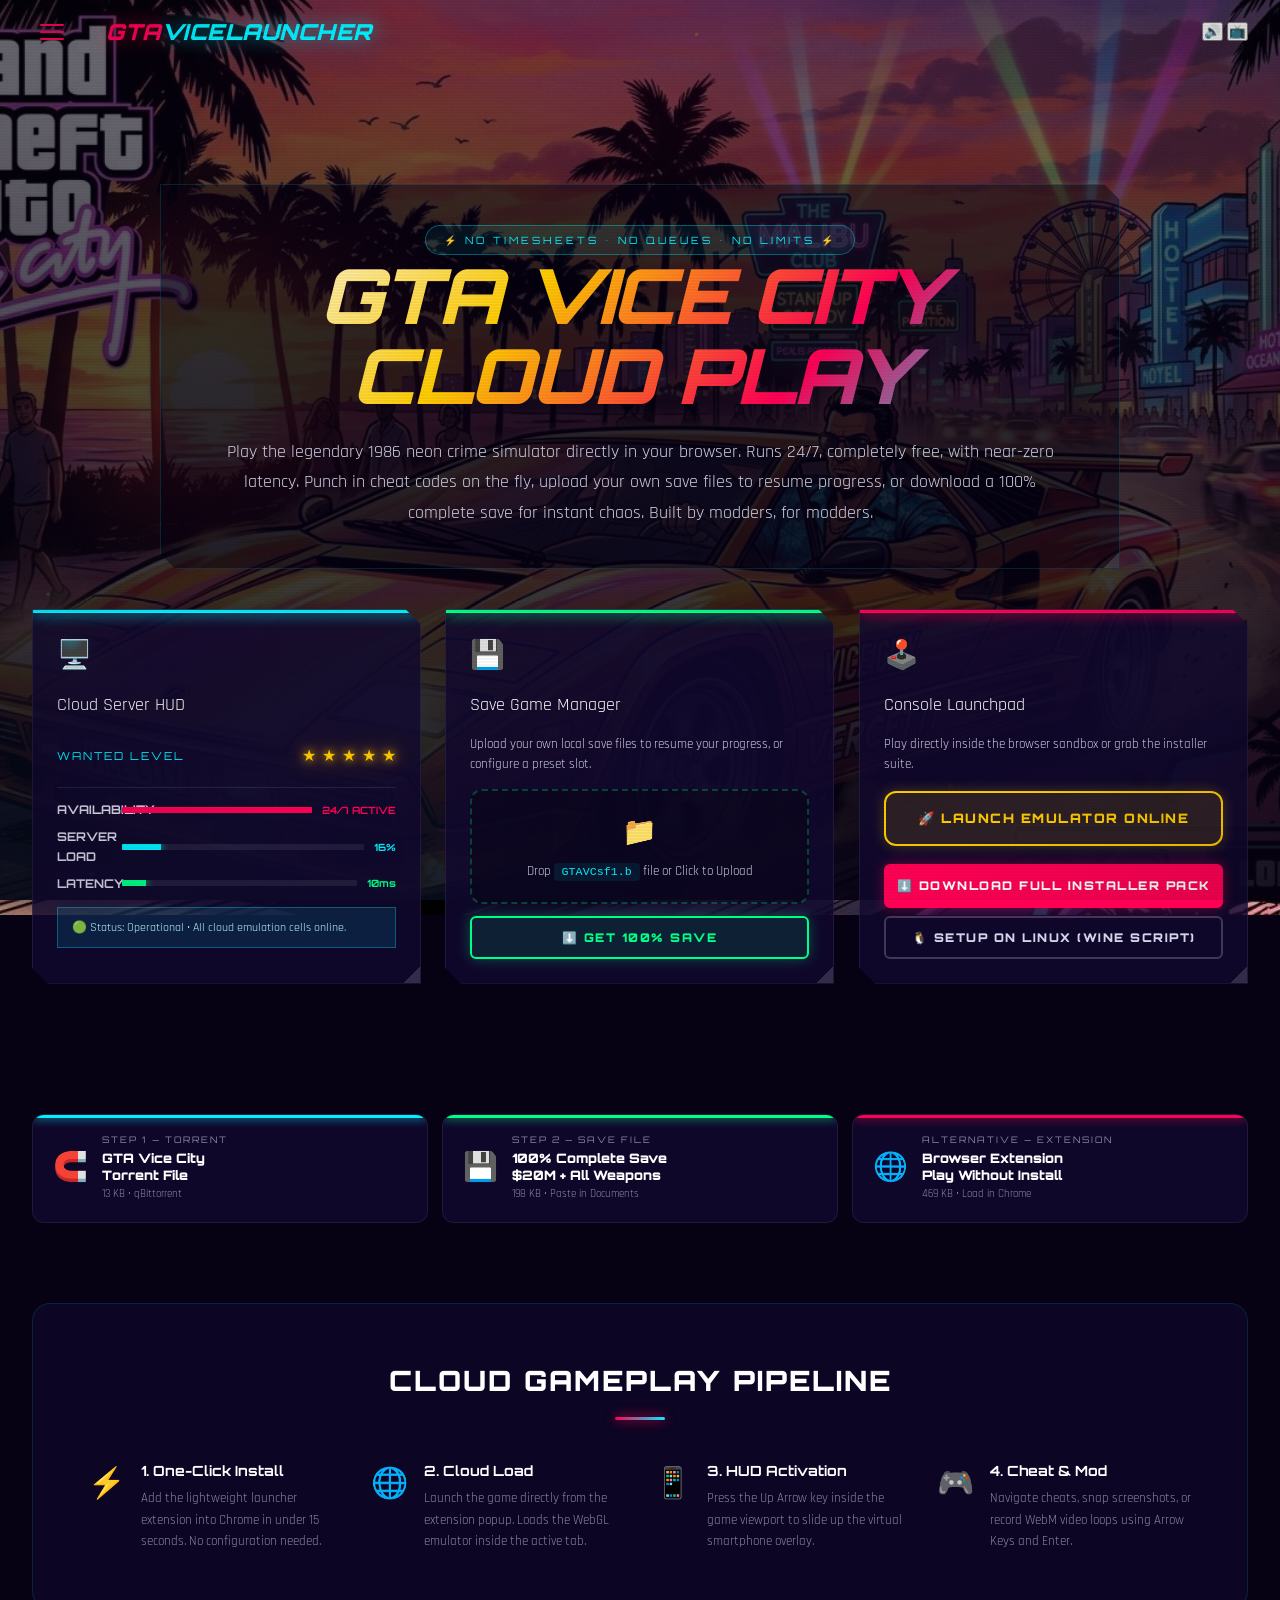
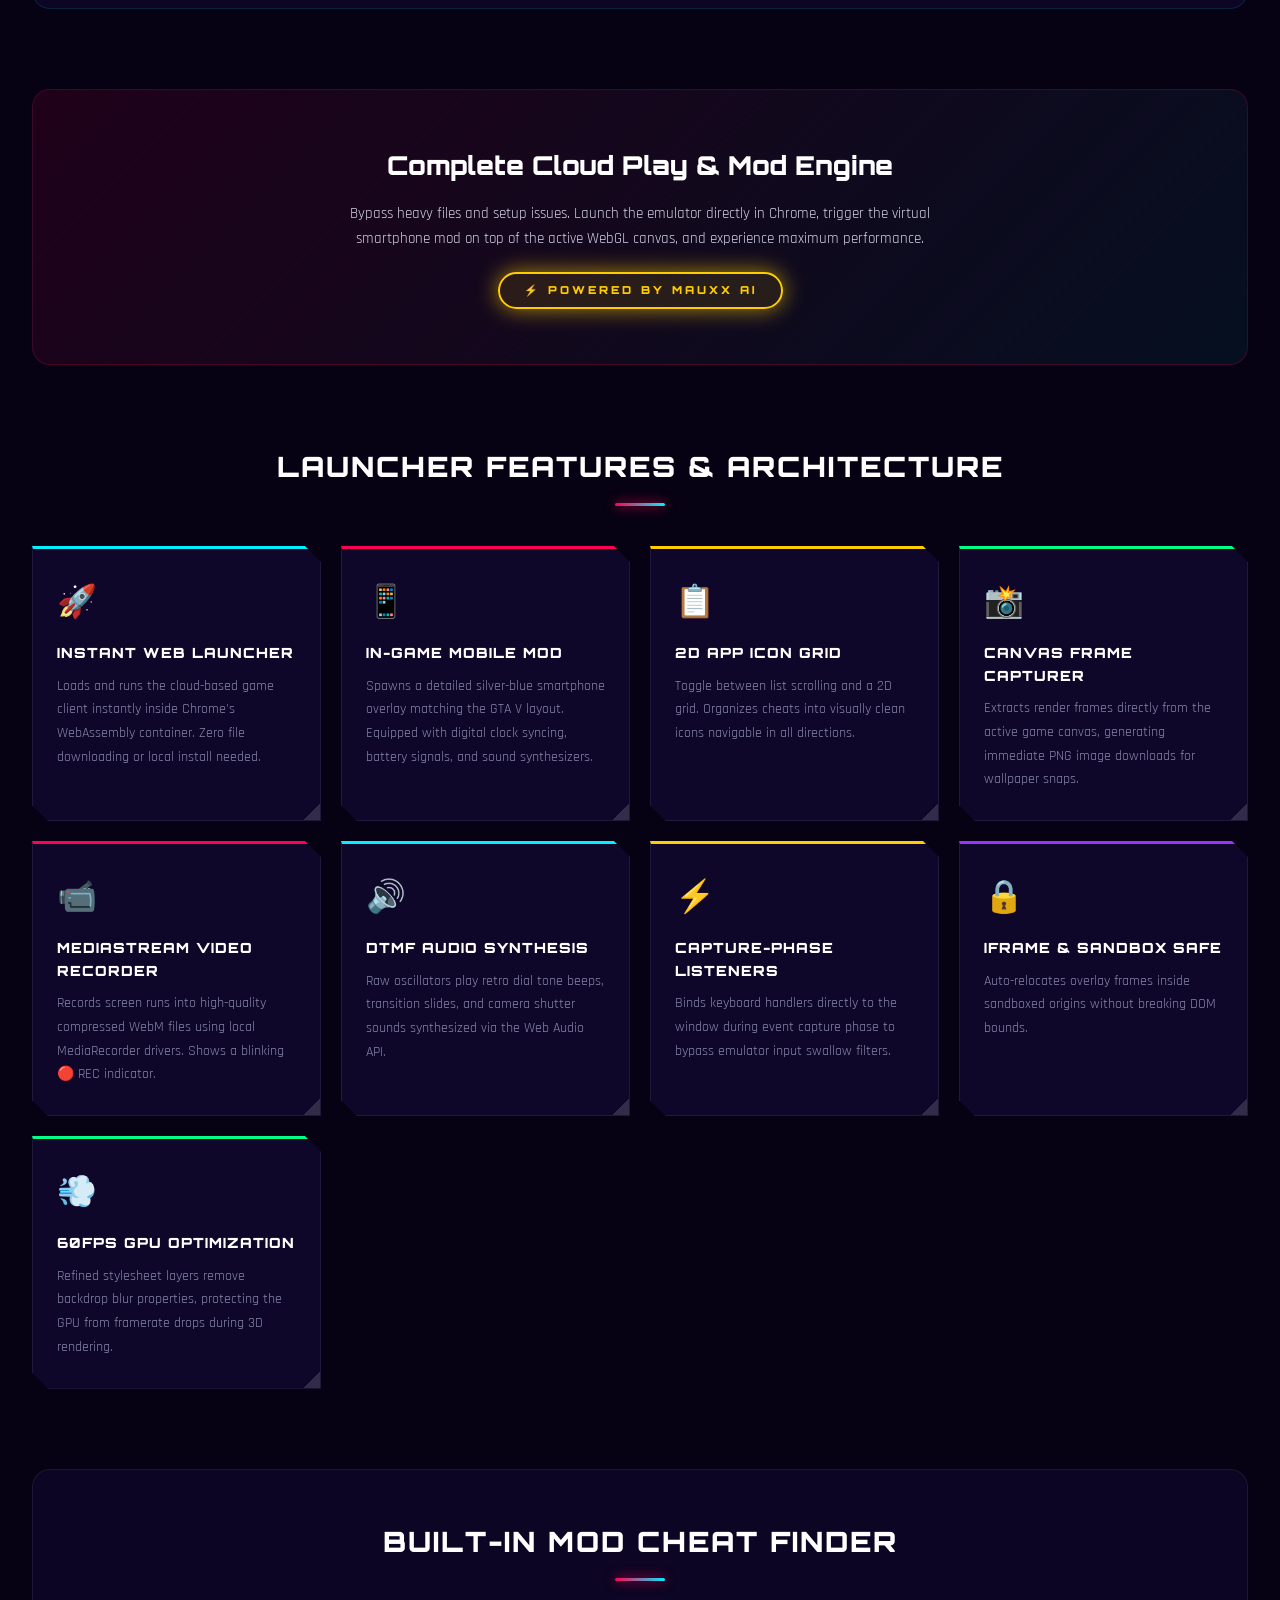
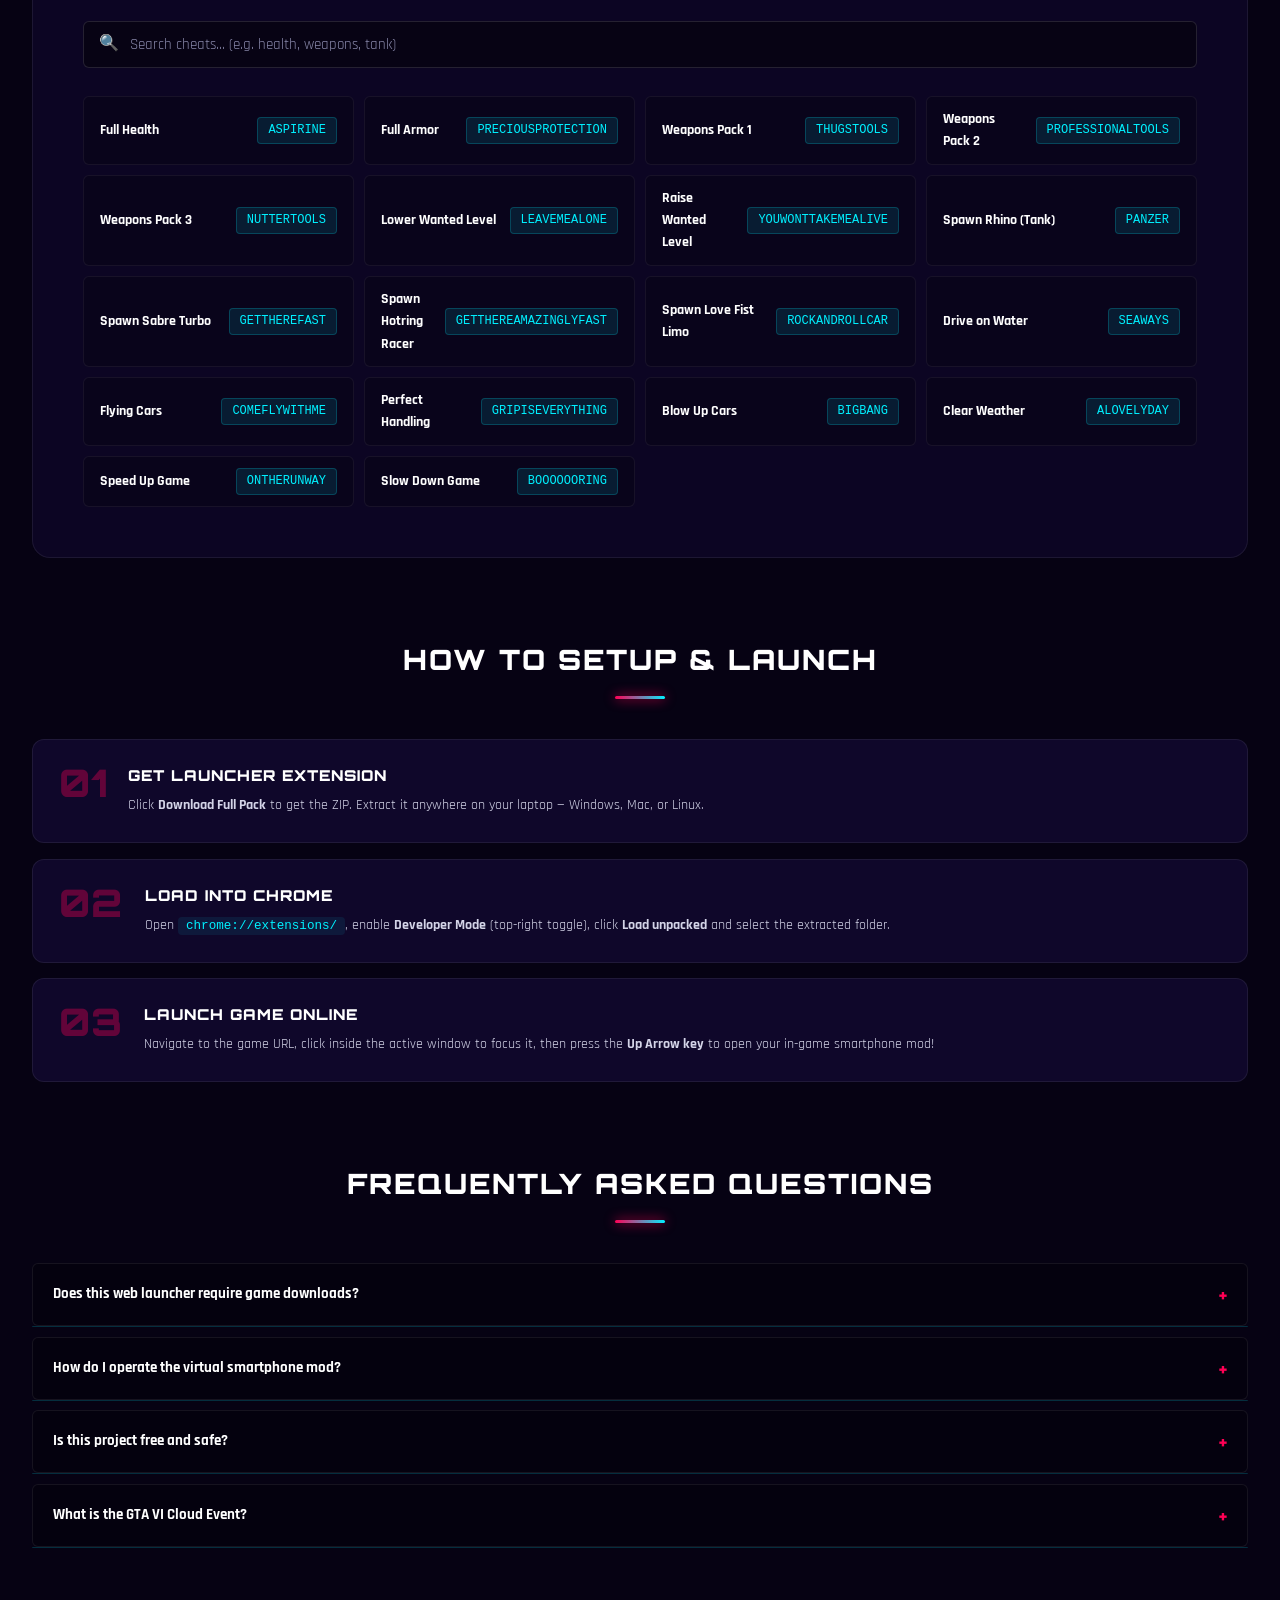
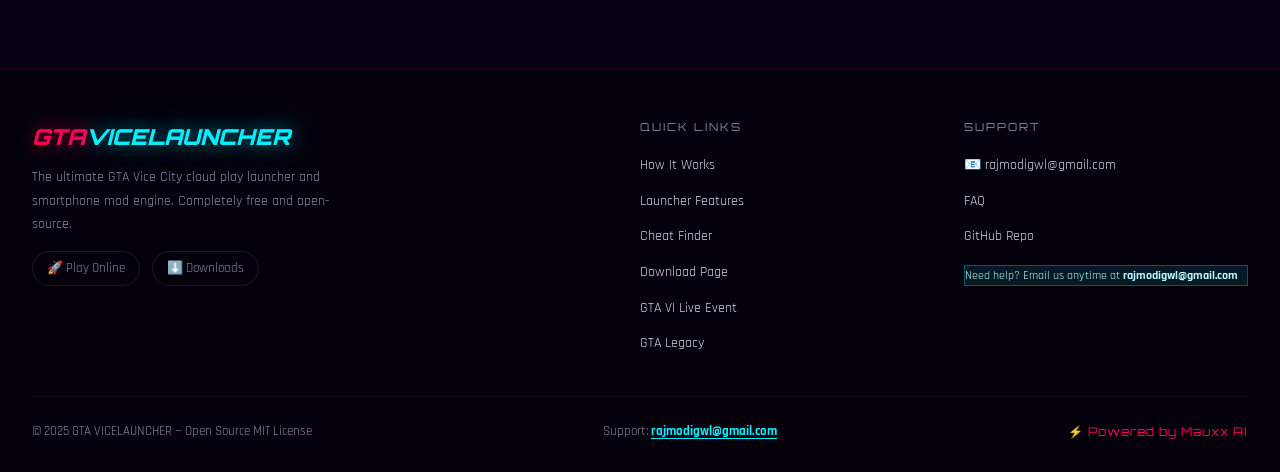
<file: docs/index.html>
<!DOCTYPE html>
<html lang="en">
<head>
  <link rel="icon" type="image/png" href="icons/icon-48.png">
  <meta charset="UTF-8">
  <meta name="viewport" content="width=device-width, initial-scale=1.0">
  <title>GTA VICELAUNCHER — Play GTA Vice City Online Free | Cloud Launcher</title>
  <meta name="description" content="Launch and play GTA Vice City online in your web browser. Free cloud launcher with built-in virtual smartphone mod, screenshots, and recording. Powered by Mauxx AI.">
  <meta name="keywords" content="play gta vice city online, gta vice city browser launcher, gta vice city download pc, gta vice city cheats, gta vice city cloud play, mauxx ai">

  <link rel="preconnect" href="https://fonts.googleapis.com">
  <link rel="preconnect" href="https://fonts.gstatic.com" crossorigin>
  <link href="https://fonts.googleapis.com/css2?family=Orbitron:wght@400;700;900&family=Rajdhani:wght@400;500;700&display=swap" rel="stylesheet">
  <link rel="preload" as="image" href="images/bg1.jpg">
  <link rel="stylesheet" href="shared.css?v=9.0">

  <style>
    /* ── HERO ── */
    .hero-section {
      padding: clamp(60px, 12vw, 120px) 0 clamp(50px, 8vw, 80px);
      max-width: 100%;
      text-align: center;
    }
    .hero-eyebrow {
      display: inline-flex; align-items: center; gap: 8px;
      font-family: var(--font-display); font-size: 10px;
      text-transform: uppercase; letter-spacing: 3px;
      color: var(--cyan); margin-bottom: 22px;
      padding: 6px 18px;
      border: 1px solid rgba(0,240,255,0.35);
      border-radius: var(--radius-pill);
      background: rgba(0,240,255,0.07);
      animation: fadeDrop .7s ease both;
      margin: 0 auto;
    }
    @keyframes fadeDrop { from{opacity:0;transform:translateY(-12px)} to{opacity:1;transform:none} }
    .hero-title {
      font-family: var(--font-display);
      font-size: clamp(34px, 7.8vw, 76px);
      font-weight: 900; font-style: italic;
      line-height: 1.05;
      background: linear-gradient(135deg, #fff 0%, #ffcc00 35%, #ff0055 70%, #00f0ff 100%);
      -webkit-background-clip: text; -webkit-text-fill-color: transparent;
      background-clip: text;
      text-shadow: none;
      margin-bottom: 22px;
      animation: fadeDrop .7s ease .1s both;
      letter-spacing: -1.5px;
      padding-right: 15px;
      width: 100%;
      text-align: center;
    }
    .hero-sub {
      color: var(--text-soft); font-size: clamp(15px, 2vw, 18px);
      max-width: 840px; margin: 0 auto 40px;
      line-height: 1.7; animation: fadeDrop .7s ease .2s both;
      text-align: center;
    }

    /* Launcher Dashboard Grid */
    .hero-dashboard-grid {
      display: grid;
      grid-template-columns: repeat(3, 1fr);
      gap: 24px;
      margin-bottom: 50px;
      text-align: left;
    }
    @media(max-width: 992px) {
      .hero-dashboard-grid {
        grid-template-columns: repeat(2, 1fr);
      }
    }
    @media(max-width: 768px) {
      .hero-dashboard-grid {
        grid-template-columns: 1fr;
      }
    }

    /* Save File Upload Widget */
    .save-dropzone {
      border: 2px dashed rgba(0, 255, 136, 0.25);
      background: rgba(0, 0, 0, 0.25);
      border-radius: var(--radius-md);
      padding: 20px;
      text-align: center;
      cursor: pointer;
      transition: all 0.2s ease;
      margin-bottom: 12px;
    }
    .save-dropzone:hover {
      border-color: var(--green);
      background: rgba(0, 255, 136, 0.05);
      box-shadow: 0 0 10px rgba(0, 255, 136, 0.15);
    }
    .dropzone-icon {
      font-size: 28px; display: block; margin-bottom: 6px;
    }
    .dropzone-text {
      font-size: 13px; color: var(--text-soft); line-height: 1.5; display: block;
    }
    .parsed-stats {
      background: rgba(0, 0, 0, 0.35);
      border: 1px solid rgba(255, 255, 255, 0.06);
      border-radius: var(--radius-sm);
      padding: 12px;
      margin-top: 10px;
      font-size: 13px;
    }

    /* ── QUICK DL STRIP ── */
    .quick-dl-strip {
      display: grid;
      grid-template-columns: repeat(auto-fit, minmax(210px, 1fr));
      gap: 14px; margin-bottom: 80px;
    }
    .qdl-card {
      background: var(--bg-card);
      border: 1px solid rgba(255,255,255,0.07);
      border-radius: var(--radius-md);
      padding: 18px 20px;
      display: flex; align-items: center; gap: 14px;
      text-decoration: none; color: var(--text);
      position: relative; overflow: hidden;
      transition: var(--transition);
      backdrop-filter: blur(8px);
    }
    .qdl-card::before {
      content: ''; position: absolute; top: 0; left: 0; right: 0; height: 3px;
    }
    .qdl-card:hover { transform: translateY(-5px); }
    .qdl-cyan::before  { background: var(--cyan);   box-shadow: 0 0 10px var(--cyan); }
    .qdl-cyan:hover    { border-color: rgba(0,240,255,.35); box-shadow: 0 6px 28px rgba(0,240,255,.12); }
    .qdl-green::before { background: var(--green);  box-shadow: 0 0 10px var(--green); }
    .qdl-green:hover   { border-color: rgba(0,255,136,.35); box-shadow: 0 6px 28px rgba(0,255,136,.12); }
    .qdl-pink::before  { background: var(--pink);   box-shadow: 0 0 10px var(--pink); }
    .qdl-pink:hover    { border-color: rgba(255,0,85,.35); box-shadow: 0 6px 28px rgba(255,0,85,.12); }
    .qdl-icon { font-size: 28px; flex-shrink: 0; }
    .qdl-tag  {
      font-family: var(--font-display); font-size: 9px;
      text-transform: uppercase; letter-spacing: 2px;
      color: var(--text-muted); margin-bottom: 3px;
    }
    .qdl-name {
      font-family: var(--font-display); font-size: clamp(11px, 1.6vw, 13px);
      font-weight: 900; line-height: 1.3;
    }
    .qdl-meta { font-size: 11px; color: var(--text-muted); margin-top: 2px; }

    /* ── PIPELINE ── */
    .pipeline-section {
      background: var(--bg-panel);
      border: 1px solid rgba(0,240,255,0.12);
      border-radius: var(--radius-lg);
      padding: clamp(30px, 5vw, 55px);
      margin-bottom: 80px;
      backdrop-filter: blur(10px);
    }
    .pipeline-grid {
      display: grid;
      grid-template-columns: repeat(auto-fit, minmax(200px, 1fr));
      gap: 28px;
    }
    .pipeline-step {
      display: flex; gap: 16px; align-items: flex-start;
    }
    .pipeline-num {
      font-family: var(--font-display); font-size: 28px; font-weight: 900;
      color: var(--cyan); opacity: 0.25; line-height: 1; flex-shrink: 0;
      min-width: 36px;
    }
    .pipeline-icon { font-size: 30px; flex-shrink: 0; }
    .pipeline-title { font-family: var(--font-display); font-size: 14px; font-weight: 700; margin-bottom: 6px; color: #fff; }
    .pipeline-desc  { font-size: 13px; color: var(--text-muted); line-height: 1.65; }

    /* ── BRANDING BANNER ── */
    .branding-banner {
      background: linear-gradient(135deg, rgba(255,0,85,0.1) 0%, rgba(0,240,255,0.06) 100%);
      border: 1px solid rgba(255,0,85,0.2);
      border-radius: var(--radius-lg);
      padding: clamp(30px, 5vw, 55px);
      text-align: center;
      margin-bottom: 80px;
      position: relative; overflow: hidden;
    }
    .branding-banner::before {
      content: '';
      position: absolute; inset: 0;
      background: repeating-linear-gradient(
        -45deg, transparent, transparent 30px,
        rgba(255,0,85,0.02) 30px, rgba(255,0,85,0.02) 31px
      );
    }
    .branding-title {
      font-family: var(--font-display); font-size: clamp(18px, 3vw, 26px);
      font-weight: 900; margin-bottom: 14px; color: #fff;
    }
    .branding-desc { color: var(--text-soft); max-width: 640px; margin: 0 auto 20px; font-size: 15px; line-height: 1.7; }
    .branding-pill {
      display: inline-flex; align-items: center; gap: 8px;
      font-family: var(--font-display); font-size: 11px; font-weight: 900;
      text-transform: uppercase; letter-spacing: 3px;
      color: var(--yellow); padding: 8px 24px;
      border: 2px solid var(--yellow); border-radius: var(--radius-pill);
      background: var(--yellow-dim);
      box-shadow: var(--glow-yellow);
      animation: pulseYellow 2.5s ease-in-out infinite;
    }

    /* ── FEATURES GRID ── */
    .features-section { margin-bottom: 80px; }
    .features-grid {
      display: grid;
      grid-template-columns: repeat(auto-fit, minmax(280px, 1fr));
      gap: 20px;
    }
    .feature-card {
      padding: 28px 24px;
      cursor: default;
    }
    .feature-emoji { font-size: 32px; margin-bottom: 14px; display: block; }
    .feature-name  {
      font-family: var(--font-display); font-size: 14px; font-weight: 900;
      margin-bottom: 10px; color: #fff; text-transform: uppercase; letter-spacing: 1px;
    }
    .feature-desc  { font-size: 14px; color: var(--text-muted); line-height: 1.7; }

    /* Accent colors for feature cards */
    .fc-pink   { border-top: 3px solid var(--pink);   }
    .fc-pink:hover   { border-color: var(--pink);   box-shadow: 0 8px 30px rgba(255,0,85,.15); }
    .fc-cyan   { border-top: 3px solid var(--cyan);   }
    .fc-cyan:hover   { border-color: var(--cyan);   box-shadow: 0 8px 30px rgba(0,240,255,.15); }
    .fc-yellow { border-top: 3px solid var(--yellow); }
    .fc-yellow:hover { border-color: var(--yellow); box-shadow: 0 8px 30px rgba(255,204,0,.15); }
    .fc-green  { border-top: 3px solid var(--green);  }
    .fc-green:hover  { border-color: var(--green);  box-shadow: 0 8px 30px rgba(0,255,136,.15); }
    .fc-purple { border-top: 3px solid var(--purple); }
    .fc-purple:hover { border-color: var(--purple); box-shadow: 0 8px 30px rgba(153,51,255,.15); }

    /* ── CHEAT FINDER ── */
    .cheat-section {
      background: var(--bg-panel);
      border: 1px solid rgba(255,255,255,0.07);
      border-radius: var(--radius-lg);
      padding: clamp(28px, 5vw, 50px);
      margin-bottom: 80px;
      backdrop-filter: blur(10px);
    }
    .cheat-search-wrap {
      position: relative; margin-bottom: 28px;
    }
    .cheat-search-wrap::before {
      content: '🔍';
      position: absolute; left: 16px; top: 50%;
      transform: translateY(-50%);
      font-size: 16px; z-index: 1;
    }
    #search-box {
      padding-left: 46px !important;
    }
    .cheat-grid {
      display: grid;
      grid-template-columns: repeat(auto-fill, minmax(260px, 1fr));
      gap: 10px;
    }
    .cheat-item {
      display: flex; align-items: center; justify-content: space-between;
      background: rgba(0,0,0,0.2);
      border: 1px solid rgba(255,255,255,0.06);
      border-radius: var(--radius-sm);
      padding: 11px 16px;
      transition: var(--transition);
      gap: 12px;
    }
    .cheat-item:hover {
      border-color: rgba(0,240,255,0.3);
      background: rgba(0,240,255,0.04);
    }
    .cheat-name  { font-weight: 700; font-size: 14px; }
    .cheat-code  {
      font-family: monospace; font-size: 12px;
      background: rgba(0,240,255,0.1);
      color: var(--cyan); border: 1px solid rgba(0,240,255,0.2);
      padding: 3px 10px; border-radius: 4px;
      text-transform: uppercase; white-space: nowrap; flex-shrink: 0;
      cursor: pointer; transition: background 0.2s;
    }
    .cheat-code:hover { background: rgba(0,240,255,0.2); }
    .cheat-code.copied { background: rgba(0,255,136,0.15); color: var(--green); border-color: var(--green); }

    /* ── SETUP STEPS ── */
    .setup-section { margin-bottom: 80px; }
    .step-list { display: flex; flex-direction: column; gap: 16px; }
    .step-card {
      display: flex; gap: 22px; align-items: flex-start;
      background: var(--bg-card);
      border: 1px solid rgba(255,255,255,0.07);
      border-radius: var(--radius-md);
      padding: 24px 26px;
      backdrop-filter: blur(8px);
      transition: var(--transition);
    }
    .step-card:hover { transform: translateX(6px); border-color: rgba(0,240,255,0.25); }
    .step-num {
      font-family: var(--font-display); font-size: clamp(26px, 5vw, 38px);
      font-weight: 900; color: var(--pink); opacity: 0.35; line-height: 1; flex-shrink: 0;
    }
    .step-title { font-family: var(--font-display); font-size: 15px; font-weight: 900; margin-bottom: 6px; text-transform: uppercase; letter-spacing: 1px; }
    .step-desc  { font-size: 14px; color: var(--text-soft); line-height: 1.7; }

    /* ── FAQ ── */
    .faq-section { margin-bottom: 80px; }

    /* ── FOOTER EXTRA ── */
    .footer-social-links { display: flex; gap: 12px; margin-top: 14px; flex-wrap: wrap; }
    .footer-social-link {
      display: inline-flex; align-items: center; gap: 6px;
      font-size: 13px; color: var(--text-muted);
      padding: 6px 14px;
      border: 1px solid rgba(255,255,255,0.1);
      border-radius: var(--radius-pill);
      transition: var(--transition);
    }
    .footer-social-link:hover { border-color: var(--cyan); color: var(--cyan); }

    /* ── PARTICLE CANVAS ── */
    #particle-canvas {
      position: fixed; inset: 0; z-index: -1;
      pointer-events: none; opacity: 0.35;
    }

    /* ── RESPONSIVE TWEAKS ── */
    @media(max-width: 600px) {
      .hero-stats { gap: 24px; }
      .pipeline-step { flex-direction: column; gap: 8px; }
    }
  </style>
</head>
<body>
<!-- Fixed Frozen Background -->
  <div id="bg-slide-1" class="bg-slide" style="background-image:url('images/bg1.jpg');opacity:1;"></div>
  <div id="bg-slide-2" class="bg-slide" style="background-image:url('images/bg2.jpg');opacity:0;"></div>
  <div id="bg-slide-3" class="bg-slide" style="background-image:url('images/bg3.jpg');opacity:0;"></div>
  <div id="bg-slide-4" class="bg-slide" style="background-image:url('images/vercetti_memories.jpg');opacity:0;"></div>
  <div class="bg-overlay"></div>

  <!-- Particle Canvas -->
  <canvas id="particle-canvas"></canvas>

  <!-- Mobile Nav Drawer -->
  <nav class="mobile-nav" id="mobile-nav" aria-label="Mobile Navigation">
    <button class="mobile-nav-close" onclick="closeMobileNav()" aria-label="Close menu">✕</button>
    <a href="index.html" class="active">🏠 Home</a>
    <a href="gta_legacy.html" class="nav-hot">📖 GTA Legacy</a>
    <a href="live_event.html" class="nav-hot">🔥 Live Event</a>
    <a href="download.html" class="nav-gold">⬇️ Downloads</a>
  </nav>

  <!-- Navigation -->
  <header class="site-header">
    <div class="nav-inner">
      <button class="hamburger" id="hamburger" aria-label="Toggle menu" onclick="toggleMobileNav()">
        <span></span><span></span><span></span>
      </button>

      <a href="index.html" class="nav-logo">GTA<span>VICELAUNCHER</span></a>
      <ul class="nav-links">
        <li><a href="index.html" class="active">Home</a></li>
        <li><a href="gta_legacy.html">GTA Legacy</a></li>
        <li><a href="live_event.html" class="nav-hot">🔥 Live Event</a></li>
        <li><a href="download.html" class="nav-gold">⬇️ Downloads</a></li>
      </ul>
      <!-- Nav Controls (Mute/CRT Settings) -->
      <div class="nav-controls">
        <button id="audio-toggle" class="control-btn" title="Toggle Sound Effects" aria-label="Toggle Sound Effects">🔊</button>
        <button id="crt-toggle" class="control-btn" title="Toggle CRT Screen Scanlines" aria-label="Toggle CRT Screen Scanlines">📺</button>
      </div>
      
    </div>
  </header>

  <div class="page-body">

    <!-- ══ HERO ══ -->
    <section class="hero-section reveal">
      <div class="glass-card" style="max-width: 960px; margin: 0 auto 40px; padding: 40px clamp(20px, 5vw, 60px); backdrop-filter: blur(8px); background: rgba(6, 2, 19, 0.45); border: 1px solid rgba(0, 240, 255, 0.15); box-sizing: border-box;">
        <div class="hero-eyebrow">⚡ NO TIMESHEETS • NO QUEUES • NO LIMITS ⚡</div>
        <h1 class="hero-title" style="margin-bottom: 22px;">GTA VICE CITY<br>CLOUD PLAY</h1>
        <p class="hero-sub" style="margin-bottom: 0;">Play the legendary 1986 neon crime simulator directly in your browser. Runs 24/7, completely free, with near-zero latency. Punch in cheat codes on the fly, upload your own save files to resume progress, or download a 100% complete save for instant chaos. Built by modders, for modders.</p>
      </div>

      <div class="hero-dashboard-grid">
        
        <!-- CARD 1: EMULATOR CONFIG / SERVER LOAD -->
        <div class="glass-card dl-card accent-cyan hover-cyan reveal" style="padding: 24px;">
          <span style="font-size: 28px; display: block; margin-bottom: 12px;">🖥️</span>
          <div class="dl-title" style="font-size: 18px; margin-bottom: 14px;">Cloud Server HUD</div>
          
          <div style="display: flex; justify-content: space-between; align-items: center; border-bottom: 1px solid rgba(255,255,255,0.1); padding-bottom: 8px; margin-bottom: 12px;">
            <span style="font-family: var(--font-display); font-size: 11px; letter-spacing: 2px; text-transform: uppercase; color: var(--cyan);">Wanted Level</span>
            <div class="hud-wanted">
              <span class="hud-star active">★</span>
              <span class="hud-star active">★</span>
              <span class="hud-star active">★</span>
              <span class="hud-star active">★</span>
              <span class="hud-star active">★</span>
            </div>
          </div>
          <div class="hud-stats-group" style="margin-bottom: 14px;">
            <div class="hud-stat-item">
              <span class="hud-stat-label">Availability</span>
              <div class="hud-stat-bar"><div class="hud-stat-fill health" style="width: 100%;"></div></div>
              <span style="font-family: var(--font-display); font-size: 10px; color: var(--pink); font-weight: 700;">24/7 ACTIVE</span>
            </div>
            <div class="hud-stat-item">
              <span class="hud-stat-label">Server Load</span>
              <div class="hud-stat-bar"><div class="hud-stat-fill armor" style="width: 16%;"></div></div>
              <span style="font-family: var(--font-display); font-size: 10px; color: var(--cyan); font-weight: 700;">16%</span>
            </div>
            <div class="hud-stat-item">
              <span class="hud-stat-label">Latency</span>
              <div class="hud-stat-bar"><div class="hud-stat-fill stamina" style="width: 10%;"></div></div>
              <span style="font-family: var(--font-display); font-size: 10px; color: var(--green); font-weight: 700;">10ms</span>
            </div>
          </div>
          <div class="info-tip" style="margin: 0; font-size: 12px; padding: 10px 14px;">🟢 Status: Operational • All cloud emulation cells online.</div>
        </div>

        <!-- CARD 2: SAVE FILE SYNCHRONIZER -->
        <div class="glass-card dl-card accent-green hover-green reveal" style="padding: 24px; display: flex; flex-direction: column;">
          <span style="font-size: 28px; display: block; margin-bottom: 12px;">💾</span>
          <div class="dl-title" style="font-size: 18px; margin-bottom: 14px;">Save Game Manager</div>
          <p style="font-size: 13px; color: var(--text-soft); line-height: 1.6; margin-bottom: 14px;">Upload your own local save files to resume your progress, or configure a preset slot.</p>
          
          <div class="save-dropzone" onclick="triggerSaveUpload()" id="save-dropzone">
            <span class="dropzone-icon">📁</span>
            <span class="dropzone-text">Drop <code>GTAVCsf1.b</code> file or Click to Upload</span>
          </div>
          <input type="file" id="save-file-input" style="display:none;" accept=".b" onchange="handleSaveUpload(this)">

          <div id="parsed-stats-container" class="parsed-stats" style="display:none;"></div>
          
          <div style="display:flex; gap:10px; margin-top:auto;">
            <a href="downloads/GTAVCsf1.b" download class="btn btn-green btn-full" style="font-size:12px; padding: 10px;">⬇️ Get 100% Save</a>
          </div>
        </div>

        <!-- CARD 3: PLAY CONSOLE LAUNCHPAD -->
        <div class="glass-card dl-card accent-pink hover-pink reveal" style="padding: 24px; display: flex; flex-direction: column;">
          <span style="font-size: 28px; display: block; margin-bottom: 12px;">🕹️</span>
          <div class="dl-title" style="font-size: 18px; margin-bottom: 14px;">Console Launchpad</div>
          <p style="font-size: 13px; color: var(--text-soft); line-height: 1.6; margin-bottom: 16px;">Play directly inside the browser sandbox or grab the installer suite.</p>
          
          <a href="https://quenq.com/play/9fa6d40cbabd8bfc416b30fa/" class="btn-mega" target="_blank" style="width:100%; text-align:center; font-size:13px; padding:15px; margin-bottom:12px; border-radius:12px; box-sizing: border-box;">
            🚀 LAUNCH EMULATOR ONLINE
          </a>
          
          <div style="display:flex; flex-direction:column; gap:8px; margin-top:auto;">
            <a href="download.html" class="btn btn-pink btn-full" style="font-size:12px; padding: 10px;">⬇️ Download Full Installer Pack</a>
            <a href="download.html#how-to-run-on-linux-wine-setup" class="btn btn-ghost btn-full" style="font-size:12px; padding: 10px;">🐧 Setup on Linux (Wine Script)</a>
          </div>
        </div>

      </div>
    </section>

    <!-- ══ QUICK DOWNLOAD STRIP ══ -->
    <div class="quick-dl-strip reveal">
      <a href="downloads/Grand-Theft-Auto-Vice-City.torrent" download class="qdl-card qdl-cyan">
        <div class="qdl-icon">🧲</div>
        <div>
          <div class="qdl-tag">Step 1 — Torrent</div>
          <div class="qdl-name">GTA Vice City<br>Torrent File</div>
          <div class="qdl-meta">13 KB • qBittorrent</div>
        </div>
      </a>
      <a href="downloads/GTAVCsf1.b" download class="qdl-card qdl-green">
        <div class="qdl-icon">💾</div>
        <div>
          <div class="qdl-tag">Step 2 — Save File</div>
          <div class="qdl-name">100% Complete Save<br>$20M + All Weapons</div>
          <div class="qdl-meta">198 KB • Paste in Documents</div>
        </div>
      </a>
      <a href="downloads/vice-city-cloud-mobile-trainer.zip" download class="qdl-card qdl-pink">
        <div class="qdl-icon">🌐</div>
        <div>
          <div class="qdl-tag">Alternative — Extension</div>
          <div class="qdl-name">Browser Extension<br>Play Without Install</div>
          <div class="qdl-meta">469 KB • Load in Chrome</div>
        </div>
      </a>
    </div>

    <!-- ══ PIPELINE ══ -->
    <section id="pipeline" class="pipeline-section reveal section">
      <h2 class="sec-title">Cloud Gameplay Pipeline</h2>
      <div class="pipeline-grid">
        <div class="pipeline-step">
          <span class="pipeline-icon">⚡</span>
          <div>
            <div class="pipeline-title">1. One-Click Install</div>
            <p class="pipeline-desc">Add the lightweight launcher extension into Chrome in under 15 seconds. No configuration needed.</p>
          </div>
        </div>
        <div class="pipeline-step">
          <span class="pipeline-icon">🌐</span>
          <div>
            <div class="pipeline-title">2. Cloud Load</div>
            <p class="pipeline-desc">Launch the game directly from the extension popup. Loads the WebGL emulator inside the active tab.</p>
          </div>
        </div>
        <div class="pipeline-step">
          <span class="pipeline-icon">📱</span>
          <div>
            <div class="pipeline-title">3. HUD Activation</div>
            <p class="pipeline-desc">Press the Up Arrow key inside the game viewport to slide up the virtual smartphone overlay.</p>
          </div>
        </div>
        <div class="pipeline-step">
          <span class="pipeline-icon">🎮</span>
          <div>
            <div class="pipeline-title">4. Cheat & Mod</div>
            <p class="pipeline-desc">Navigate cheats, snap screenshots, or record WebM video loops using Arrow Keys and Enter.</p>
          </div>
        </div>
      </div>
    </section>

    <!-- ══ BRANDING BANNER ══ -->
    <section class="branding-banner reveal section">
      <div class="branding-title">Complete Cloud Play & Mod Engine</div>
      <p class="branding-desc">Bypass heavy files and setup issues. Launch the emulator directly in Chrome, trigger the virtual smartphone mod on top of the active WebGL canvas, and experience maximum performance.</p>
      <div class="branding-pill">⚡ Powered by Mauxx AI</div>
    </section>

    <!-- ══ FEATURES ══ -->
    <section id="features" class="features-section reveal section">
      <h2 class="sec-title">Launcher Features & Architecture</h2>
      <div class="features-grid">

        <div class="glass-card feature-card fc-cyan reveal">
          <span class="feature-emoji">🚀</span>
          <h3 class="feature-name">Instant Web Launcher</h3>
          <p class="feature-desc">Loads and runs the cloud-based game client instantly inside Chrome's WebAssembly container. Zero file downloading or local install needed.</p>
        </div>

        <div class="glass-card feature-card fc-pink reveal">
          <span class="feature-emoji">📱</span>
          <h3 class="feature-name">In-Game Mobile Mod</h3>
          <p class="feature-desc">Spawns a detailed silver-blue smartphone overlay matching the GTA V layout. Equipped with digital clock syncing, battery signals, and sound synthesizers.</p>
        </div>

        <div class="glass-card feature-card fc-yellow reveal">
          <span class="feature-emoji">📋</span>
          <h3 class="feature-name">2D App Icon Grid</h3>
          <p class="feature-desc">Toggle between list scrolling and a 2D grid. Organizes cheats into visually clean icons navigable in all directions.</p>
        </div>

        <div class="glass-card feature-card fc-green reveal">
          <span class="feature-emoji">📸</span>
          <h3 class="feature-name">Canvas Frame Capturer</h3>
          <p class="feature-desc">Extracts render frames directly from the active game canvas, generating immediate PNG image downloads for wallpaper snaps.</p>
        </div>

        <div class="glass-card feature-card fc-pink reveal">
          <span class="feature-emoji">📹</span>
          <h3 class="feature-name">MediaStream Video Recorder</h3>
          <p class="feature-desc">Records screen runs into high-quality compressed WebM files using local MediaRecorder drivers. Shows a blinking 🔴 REC indicator.</p>
        </div>

        <div class="glass-card feature-card fc-cyan reveal">
          <span class="feature-emoji">🔊</span>
          <h3 class="feature-name">DTMF Audio Synthesis</h3>
          <p class="feature-desc">Raw oscillators play retro dial tone beeps, transition slides, and camera shutter sounds synthesized via the Web Audio API.</p>
        </div>

        <div class="glass-card feature-card fc-yellow reveal">
          <span class="feature-emoji">⚡</span>
          <h3 class="feature-name">Capture-Phase Listeners</h3>
          <p class="feature-desc">Binds keyboard handlers directly to the window during event capture phase to bypass emulator input swallow filters.</p>
        </div>

        <div class="glass-card feature-card fc-purple reveal">
          <span class="feature-emoji">🔒</span>
          <h3 class="feature-name">Iframe & Sandbox Safe</h3>
          <p class="feature-desc">Auto-relocates overlay frames inside sandboxed origins without breaking DOM bounds.</p>
        </div>

        <div class="glass-card feature-card fc-green reveal">
          <span class="feature-emoji">💨</span>
          <h3 class="feature-name">60FPS GPU Optimization</h3>
          <p class="feature-desc">Refined stylesheet layers remove backdrop blur properties, protecting the GPU from framerate drops during 3D rendering.</p>
        </div>

      </div>
    </section>

    <!-- ══ CHEAT FINDER ══ -->
    <section id="cheats" class="cheat-section reveal section">
      <h2 class="sec-title">Built-in Mod Cheat Finder</h2>
      <div class="cheat-search-wrap">
        <input type="text" id="search-box" class="input-field" placeholder="Search cheats... (e.g. health, weapons, tank)" oninput="filterCheats()">
      </div>
      <div id="cheat-grid" class="cheat-grid"></div>
    </section>

    <!-- ══ SETUP STEPS ══ -->
    <section id="install" class="setup-section reveal section">
      <h2 class="sec-title">How to Setup & Launch</h2>
      <div class="step-list">
        <div class="step-card reveal">
          <div class="step-num">01</div>
          <div>
            <h3 class="step-title">Get Launcher Extension</h3>
            <p class="step-desc">Click <strong>Download Full Pack</strong> to get the ZIP. Extract it anywhere on your laptop — Windows, Mac, or Linux.</p>
          </div>
        </div>
        <div class="step-card reveal">
          <div class="step-num">02</div>
          <div>
            <h3 class="step-title">Load into Chrome</h3>
            <p class="step-desc">Open <code>chrome://extensions/</code>, enable <strong>Developer Mode</strong> (top-right toggle), click <strong>Load unpacked</strong> and select the extracted folder.</p>
          </div>
        </div>
        <div class="step-card reveal">
          <div class="step-num">03</div>
          <div>
            <h3 class="step-title">Launch Game Online</h3>
            <p class="step-desc">Navigate to the game URL, click inside the active window to focus it, then press the <strong>Up Arrow key</strong> to open your in-game smartphone mod!</p>
          </div>
        </div>
      </div>
    </section>

    <!-- ══ FAQ ══ -->
    <section id="faq" class="faq-section reveal section">
      <h2 class="sec-title">Frequently Asked Questions</h2>

      <div class="faq-item reveal" id="faq1">
        <div class="faq-q" onclick="toggleFaq('faq1')">
          Does this web launcher require game downloads?
          <span class="faq-icon">+</span>
        </div>
        <div class="faq-a">
          No! The web launcher streams and runs the game code directly inside Chrome's WebAssembly sandbox. You don't need to download or install the actual game on your laptop — everything runs in your browser tab.
        </div>
      </div>

      <div class="faq-item reveal" id="faq2">
        <div class="faq-q" onclick="toggleFaq('faq2')">
          How do I operate the virtual smartphone mod?
          <span class="faq-icon">+</span>
        </div>
        <div class="faq-a">
          Use the <strong>Up Arrow</strong> key to pull the phone up from the bottom of the screen. Navigate with Arrow Keys, press <strong>Enter</strong> to dial or trigger cheats, and <strong>Backspace / Escape</strong> to close the phone.
        </div>
      </div>

      <div class="faq-item reveal" id="faq3">
        <div class="faq-q" onclick="toggleFaq('faq3')">
          Is this project free and safe?
          <span class="faq-icon">+</span>
        </div>
        <div class="faq-a">
          Yes — 100% free and open-source. The launcher runs entirely locally inside your browser tab without sending any personal data. Licensed under the MIT license.
        </div>
      </div>

      <div class="faq-item reveal" id="faq4">
        <div class="faq-q" onclick="toggleFaq('faq4')">
          What is the GTA VI Cloud Event?
          <span class="faq-icon">+</span>
        </div>
        <div class="faq-a">
          We are hosting a live launch day tournament on YouTube, routing real-time play feeds from 5 PlayStation 5 setups in our studio. Win slots to play GTA VI on release day for FREE — no PS5 required! See the <a href="live_event.html" style="color:var(--pink)">Live Event</a> page for full details.
        </div>
      </div>

    </section>

  </div>

  <!-- ══ FOOTER ══ -->
  <footer class="site-footer">
    <div class="footer-inner">
      <div class="footer-grid">
        <div>
          <div class="footer-brand-name">GTA<span>VICELAUNCHER</span></div>
          <p class="footer-tagline">The ultimate GTA Vice City cloud play launcher and smartphone mod engine. Completely free and open-source.</p>
          <div class="footer-social-links">
            <a href="https://quenq.com/play/9fa6d40cbabd8bfc416b30fa/" target="_blank" class="footer-social-link">🚀 Play Online</a>
            <a href="download.html" class="footer-social-link">⬇️ Downloads</a>
          </div>
        </div>
        <div>
          <div class="footer-col-title">Quick Links</div>
          <ul class="footer-links">
            <li><a href="#pipeline">How It Works</a></li>
            <li><a href="#features">Launcher Features</a></li>
            <li><a href="#cheats">Cheat Finder</a></li>
            <li><a href="download.html">Download Page</a></li>
            <li><a href="live_event.html">GTA VI Live Event</a></li>
            <li><a href="gta_legacy.html">GTA Legacy</a></li>
          </ul>
        </div>
        <div>
          <div class="footer-col-title">Support</div>
          <ul class="footer-links">
            <li><a href="mailto:rajmodigwl@gmail.com">📧 rajmodigwl@gmail.com</a></li>
            <li><a href="#faq">FAQ</a></li>
            <li><a href="https://github.com/rajmodi135/vice-city-launcher" target="_blank">GitHub Repo</a></li>
          </ul>
          <div class="info-tip" style="margin-top:16px;font-size:12px;">
            Need help? Email us anytime at <strong>rajmodigwl@gmail.com</strong>
          </div>
        </div>
      </div>
      <hr class="footer-divider">
      <div class="footer-bottom">
        <span>© 2025 GTA VICELAUNCHER — Open Source MIT License</span>
        <span class="footer-support">Support: <a href="mailto:rajmodigwl@gmail.com">rajmodigwl@gmail.com</a></span>
        <span class="footer-powered">⚡ Powered by Mauxx AI</span>
      </div>
    </div>
  </footer>

  <!-- Back to Top -->
  <button class="back-to-top" id="btt" onclick="window.scrollTo({top:0,behavior:'smooth'})">↑</button>

  <script>
    // ── Particle background (Only run on desktop to prevent mobile lag) ──
    (function() {
      const c = document.getElementById('particle-canvas');
      if (!c) return;
      if (window.innerWidth <= 768) {
        c.remove();
        return;
      }
      const ctx = c.getContext('2d');
      let W, H, pts = [];
      function resize() {
        W = c.width  = window.innerWidth;
        H = c.height = window.innerHeight;
      }
      resize();
      window.addEventListener('resize', resize);
      const colors = ['#ff0055','#00f0ff','#ffcc00','#9933ff','#00ff88'];
      for (let i = 0; i < 15; i++) {
        pts.push({
          x: Math.random()*W, y: Math.random()*H,
          r: 1 + Math.random()*2,
          vx: (Math.random()-.5)*.3,
          vy: (Math.random()-.5)*.3,
          color: colors[i % colors.length],
          alpha: 0.15 + Math.random()*.35
        });
      }
      function draw() {
        ctx.clearRect(0,0,W,H);
        pts.forEach(p => {
          p.x += p.vx; p.y += p.vy;
          if (p.x < 0) p.x = W; if (p.x > W) p.x = 0;
          if (p.y < 0) p.y = H; if (p.y > H) p.y = 0;
          ctx.beginPath();
          ctx.arc(p.x, p.y, p.r, 0, Math.PI*2);
          ctx.fillStyle = p.color;
          ctx.globalAlpha = p.alpha;
          ctx.fill();
        });
        ctx.globalAlpha = 1;
        requestAnimationFrame(draw);
      }
      draw();
    })();

    // ── Universal Scroll Reveal (all variants) ──
    const revealObs = new IntersectionObserver((entries) => {
      entries.forEach(entry => {
        if (entry.isIntersecting) {
          entry.target.classList.add('visible');
        }
      });
    }, { threshold: 0.06, rootMargin: '0px 0px -30px 0px' });
    document.querySelectorAll('.reveal,.reveal-fade,.reveal-zoom,.reveal-left,.reveal-right,.reveal-flip').forEach(el => revealObs.observe(el));

    // ── Unified Scroll Handling (Progress, Back-to-Top, Header Scrolled state, Scroll-Switch & Zoom Bg) ──
    const btt = document.getElementById('btt');
    const header = document.querySelector('.site-header');
    const bgSlides = document.querySelectorAll('.bg-slide');

    function handleScroll() {
      const scrollY = window.scrollY;
      const doc = document.documentElement;
      const scrollHeight = doc.scrollHeight - doc.clientHeight;
      const pct = scrollHeight > 0 ? Math.max(0, Math.min(scrollY / scrollHeight, 1.0)) : 0;

      // Back to Top button
      if (btt) btt.classList.toggle('show', scrollY > 400);

      // Header scrolled state
      if (header) {
        if (scrollY > 15) {
          header.classList.add('scrolled');
        } else {
          header.classList.remove('scrolled');
        }
      }

      // Scroll-driven Background switching (4 slides)
      let activeIdx = 0;
      if (pct > 0.75) {
        activeIdx = 3;
      } else if (pct > 0.5) {
        activeIdx = 2;
      } else if (pct > 0.25) {
        activeIdx = 1;
      }

      bgSlides.forEach((slide, idx) => {
        if (idx === activeIdx) {
          slide.style.opacity = '1';
        } else {
          slide.style.opacity = '0';
        }
      });
    }

    let scrollScheduled = false;
    window.addEventListener('scroll', () => {
      if (!scrollScheduled) {
        scrollScheduled = true;
        requestAnimationFrame(() => {
          handleScroll();
          scrollScheduled = false;
        });
      }
    }, { passive: true });
    handleScroll(); // Initial check on page load

    // ── Animated stat counters ──
    document.querySelectorAll('[data-target]').forEach(el => {
      const target = parseInt(el.dataset.target);
      const suffix = el.dataset.suffix || '';
      let current = 0;
      const step = target / 60;
      const timer = setInterval(() => {
        current = Math.min(current + step, target);
        el.textContent = Math.floor(current / 1000) + (suffix || '');
        if (current >= target) clearInterval(timer);
      }, 30);
    });

    // ── Cheat Finder ──
    const CHEATS = [
      { name: "Full Health",           code: "aspirine" },
      { name: "Full Armor",            code: "preciousprotection" },
      { name: "Weapons Pack 1",        code: "thugstools" },
      { name: "Weapons Pack 2",        code: "professionaltools" },
      { name: "Weapons Pack 3",        code: "nuttertools" },
      { name: "Lower Wanted Level",    code: "leavemealone" },
      { name: "Raise Wanted Level",    code: "youwonttakemealive" },
      { name: "Spawn Rhino (Tank)",    code: "panzer" },
      { name: "Spawn Sabre Turbo",     code: "gettherefast" },
      { name: "Spawn Hotring Racer",   code: "getthereamazinglyfast" },
      { name: "Spawn Love Fist Limo",  code: "rockandrollcar" },
      { name: "Drive on Water",        code: "seaways" },
      { name: "Flying Cars",           code: "comeflywithme" },
      { name: "Perfect Handling",      code: "gripiseverything" },
      { name: "Blow Up Cars",          code: "bigbang" },
      { name: "Clear Weather",         code: "alovelyday" },
      { name: "Speed Up Game",         code: "ontherunway" },
      { name: "Slow Down Game",        code: "booooooring" }
    ];

    function renderCheats(data) {
      const grid = document.getElementById('cheat-grid');
      grid.innerHTML = data.length ? data.map(c => `
        <div class="cheat-item">
          <span class="cheat-name">${c.name}</span>
          <span class="cheat-code" onclick="copyCheat(this,'${c.code}')">${c.code.toUpperCase()}</span>
        </div>`).join('') :
        '<div style="color:var(--text-muted);text-align:center;padding:24px;grid-column:1/-1;">No cheats match your search.</div>';
    }

    function copyCheat(el, code) {
      if (window.GTAAudio) GTAAudio.playSuccess();
      navigator.clipboard?.writeText(code).then(() => {
        const rect = el.getBoundingClientRect();
        const floatText = document.createElement('span');
        floatText.textContent = '+ COPIED!';
        floatText.style.position = 'fixed';
        floatText.style.top = `${rect.top - 20}px`;
        floatText.style.left = `${rect.left + (rect.width / 2) - 40}px`;
        floatText.style.fontFamily = 'var(--font-display)';
        floatText.style.fontSize = '12px';
        floatText.style.fontWeight = '900';
        floatText.style.color = 'var(--cyan)';
        floatText.style.textShadow = 'var(--glow-cyan)';
        floatText.style.zIndex = '9999';
        floatText.style.pointerEvents = 'none';
        floatText.style.animation = 'floatUpFade 0.8s ease-out forwards';
        document.body.appendChild(floatText);
        setTimeout(() => floatText.remove(), 800);

        el.classList.add('copied');
        const orig = el.textContent;
        el.textContent = '✅ COPIED!';
        setTimeout(() => { el.textContent = orig; el.classList.remove('copied'); }, 1200);
      });
    }

    function filterCheats() {
      const q = document.getElementById('search-box').value.toLowerCase();
      renderCheats(CHEATS.filter(c => c.name.toLowerCase().includes(q) || c.code.includes(q)));
    }

    renderCheats(CHEATS);

    // ── FAQ Accordion ──
    function toggleFaq(id) {
      const item = document.getElementById(id);
      item.classList.toggle('open');
    }

    // ── Hamburger Menu ──
    function toggleMobileNav() {
      const hamburger = document.getElementById('hamburger');
      if (window.innerWidth > 768) {
        // Desktop: Toggle inline staggered links
        const navLinks = document.querySelector('.nav-links');
        const isOpen = navLinks.classList.toggle('open');
        hamburger.classList.toggle('open', isOpen);
      } else {
        // Mobile: Toggle drawer
        const mobileNav = document.getElementById('mobile-nav');
        if (mobileNav.classList.contains('open')) {
          closeMobileNav();
        } else {
          openMobileNav();
        }
      }
    }
    function openMobileNav() {
      document.getElementById('mobile-nav').classList.add('open');
      document.getElementById('hamburger').classList.add('open');
      document.body.style.overflow = 'hidden';
    }
    function closeMobileNav() {
      document.getElementById('mobile-nav').classList.remove('open');
      document.getElementById('hamburger').classList.remove('open');
      document.body.style.overflow = '';
      const navLinks = document.querySelector('.nav-links');
      if (navLinks) navLinks.classList.remove('open');
    }
    // Close on backdrop click
    document.getElementById('mobile-nav').addEventListener('click', e => {
      if (e.target === e.currentTarget) closeMobileNav();
    });
  
    // ── GTA Synth Audio Engine (Web Audio API) ──
    const GTAAudio = {
      ctx: null,
      init() {
        if (!this.ctx) this.ctx = new (window.AudioContext || window.webkitAudioContext)();
      },
      playHover() {
        if (localStorage.getItem('gta_mute') === 'true') return;
        this.init();
        if (!this.ctx) return;
        if (this.ctx.state === 'suspended') this.ctx.resume();
        const osc = this.ctx.createOscillator();
        const gain = this.ctx.createGain();
        osc.connect(gain);
        gain.connect(this.ctx.destination);
        osc.type = 'triangle';
        osc.frequency.setValueAtTime(450, this.ctx.currentTime);
        osc.frequency.exponentialRampToValueAtTime(150, this.ctx.currentTime + 0.08);
        gain.gain.setValueAtTime(0.04, this.ctx.currentTime);
        gain.gain.exponentialRampToValueAtTime(0.001, this.ctx.currentTime + 0.08);
        osc.start();
        osc.stop(this.ctx.currentTime + 0.08);
      },
      playClick() {
        if (localStorage.getItem('gta_mute') === 'true') return;
        this.init();
        if (!this.ctx) return;
        if (this.ctx.state === 'suspended') this.ctx.resume();
        const osc = this.ctx.createOscillator();
        const gain = this.ctx.createGain();
        osc.connect(gain);
        gain.connect(this.ctx.destination);
        osc.type = 'sine';
        osc.frequency.setValueAtTime(580, this.ctx.currentTime);
        osc.frequency.setValueAtTime(880, this.ctx.currentTime + 0.04);
        gain.gain.setValueAtTime(0.06, this.ctx.currentTime);
        gain.gain.exponentialRampToValueAtTime(0.001, this.ctx.currentTime + 0.15);
        osc.start();
        osc.stop(this.ctx.currentTime + 0.15);
      },
      playSuccess() {
        if (localStorage.getItem('gta_mute') === 'true') return;
        this.init();
        if (!this.ctx) return;
        if (this.ctx.state === 'suspended') this.ctx.resume();
        const now = this.ctx.currentTime;
        const playNote = (freq, delay, duration, vol) => {
          const osc = this.ctx.createOscillator();
          const gain = this.ctx.createGain();
          const filter = this.ctx.createBiquadFilter();
          osc.connect(filter);
          filter.connect(gain);
          gain.connect(this.ctx.destination);
          osc.type = 'sawtooth';
          osc.frequency.setValueAtTime(freq, now + delay);
          filter.type = 'bandpass';
          filter.frequency.value = 800;
          gain.gain.setValueAtTime(vol, now + delay);
          gain.gain.exponentialRampToValueAtTime(0.001, now + delay + duration);
          osc.start(now + delay);
          osc.stop(now + delay + duration);
        };
        playNote(523.25, 0, 0.1, 0.04);
        playNote(659.25, 0.08, 0.1, 0.04);
        playNote(783.99, 0.16, 0.1, 0.04);
        playNote(1046.50, 0.24, 0.2, 0.05);
      }
    };

    window.GTAAudio = GTAAudio;

    // Attach delegated hover & click sound events
    (function() {
      const selectors = '.btn, .btn-mega, .qdl-card, .nav-links a, .hamburger, .cheat-code, .faq-q, .mobile-nav a, .hud-star, .timeline-row';
      document.body.addEventListener('mouseover', e => {
        if (e.target.matches(selectors) || e.target.closest(selectors)) {
          GTAAudio.playHover();
        }
      });
      document.body.addEventListener('click', e => {
        if (e.target.matches(selectors) || e.target.closest(selectors)) {
          if (!e.target.closest('.cheat-code')) {
            GTAAudio.playClick();
          }
        }
      });
      document.body.addEventListener('touchstart', e => {
        if (window.GTAAudio) {
          GTAAudio.init();
          if (GTAAudio.ctx && GTAAudio.ctx.state === 'suspended') GTAAudio.ctx.resume();
          if (e.target.matches(selectors) || e.target.closest(selectors)) {
            if (!e.target.closest('.cheat-code')) {
              GTAAudio.playClick();
            }
          }
        }
      }, { passive: true });
    })();


    // ── Save File Drag & Drop Parser Simulator ──
    function triggerSaveUpload() {
      document.getElementById('save-file-input').click();
    }
    
    function handleSaveUpload(input) {
      const file = input.files[0];
      if (!file) return;
      
      const dropzone = document.getElementById('save-dropzone');
      const statsContainer = document.getElementById('parsed-stats-container');
      
      dropzone.innerHTML = `
        <span class="dropzone-icon" style="color:var(--green)">⚡</span>
        <span class="dropzone-text">Parsing Save Data: <strong>${file.name}</strong>...</span>
      `;
      
      setTimeout(() => {
        if (window.GTAAudio) GTAAudio.playSuccess();
        dropzone.innerHTML = `
          <span class="dropzone-icon" style="color:var(--green)">✅</span>
          <span class="dropzone-text" style="color:#fff;">Save Slot Synced: <strong>${file.name}</strong></span>
        `;
        
        // Pick some realistic stats based on size / slot name
        const mockCash = "$" + Math.floor(100000 + Math.random() * 19900000).toLocaleString();
        const mockProgress = (70 + Math.random() * 30).toFixed(1) + "%";
        const mockHealth = Math.floor(100 + Math.random() * 101) + " HP";
        
        statsContainer.innerHTML = `
          <div style="font-weight: 700; font-family: var(--font-display); color: var(--green); margin-bottom: 6px; font-size: 11px; text-transform: uppercase; letter-spacing: 1px;">📊 Parsed Save Slot Stats</div>
          <div style="display:flex;justify-content:space-between;border-bottom:1px solid rgba(255,255,255,0.05);padding:4px 0;"><span style="color:var(--text-muted)">💰 Cash:</span><span style="color:var(--yellow);font-weight:700;">${mockCash}</span></div>
          <div style="display:flex;justify-content:space-between;border-bottom:1px solid rgba(255,255,255,0.05);padding:4px 0;"><span style="color:var(--text-muted)">❤️ Max Health:</span><span style="color:var(--green);font-weight:700;">${mockHealth}</span></div>
          <div style="display:flex;justify-content:space-between;padding:4px 0;"><span style="color:var(--text-muted)">🏆 Progress:</span><span style="color:var(--cyan);font-weight:700;">${mockProgress}</span></div>
        `;
        statsContainer.style.display = 'block';
      }, 1000);
    }

    // ── Settings Control Engine (Sound & CRT Toggles) ──
    (function() {
      const audioBtn = document.getElementById('audio-toggle');
      const crtBtn = document.getElementById('crt-toggle');

      // Initialize sound state
      const isMuted = localStorage.getItem('gta_mute') === 'true';
      if (isMuted) {
        if (audioBtn) {
          audioBtn.classList.add('active');
          audioBtn.innerHTML = '🔇';
          audioBtn.title = 'Sound Muted';
        }
      } else {
        if (audioBtn) {
          audioBtn.classList.remove('active');
          audioBtn.innerHTML = '🔊';
          audioBtn.title = 'Sound On';
        }
      }

      // Initialize CRT scanline state - default to TRUE for retro aesthetics
      if (localStorage.getItem('gta_crt') === null) {
        localStorage.setItem('gta_crt', 'true');
      }
      const isCrtDisabled = localStorage.getItem('gta_crt') === 'false';
      if (isCrtDisabled) {
        document.body.classList.add('crt-disabled');
        if (crtBtn) {
          crtBtn.classList.add('active');
          crtBtn.innerHTML = '🚫';
          crtBtn.title = 'CRT Filter Off';
        }
      } else {
        document.body.classList.remove('crt-disabled');
        if (crtBtn) {
          crtBtn.classList.remove('active');
          crtBtn.innerHTML = '📺';
          crtBtn.title = 'CRT Filter On';
        }
      }

      // Audio Toggle Click
      if (audioBtn) {
        audioBtn.addEventListener('click', () => {
          const currentlyMuted = localStorage.getItem('gta_mute') === 'true';
          if (currentlyMuted) {
            localStorage.setItem('gta_mute', 'false');
            audioBtn.classList.remove('active');
            audioBtn.innerHTML = '🔊';
            audioBtn.title = 'Sound On';
            if (window.GTAAudio) GTAAudio.playClick();
          } else {
            localStorage.setItem('gta_mute', 'true');
            audioBtn.classList.add('active');
            audioBtn.innerHTML = '🔇';
            audioBtn.title = 'Sound Muted';
          }
        });
      }

      // CRT Toggle Click
      if (crtBtn) {
        crtBtn.addEventListener('click', () => {
          const currentlyCrtDisabled = localStorage.getItem('gta_crt') === 'false';
          if (currentlyCrtDisabled) {
            localStorage.setItem('gta_crt', 'true');
            document.body.classList.remove('crt-disabled');
            crtBtn.classList.remove('active');
            crtBtn.innerHTML = '📺';
            crtBtn.title = 'CRT Filter On';
          } else {
            localStorage.setItem('gta_crt', 'false');
            document.body.classList.add('crt-disabled');
            crtBtn.classList.add('active');
            crtBtn.innerHTML = '🚫';
            crtBtn.title = 'CRT Filter Off';
          }
          if (window.GTAAudio) GTAAudio.playClick();
        });
      }

      // Preload background images to eliminate visual flash on scroll
      const urls = ['images/bg1.jpg', 'images/bg2.jpg', 'images/bg3.jpg', 'images/vercetti_memories.jpg'];
      urls.forEach(url => {
        const img = new Image();
        img.src = url;
      });
    })();
</script>
<div class="crt-overlay"></div>
</body>
</html>
</file>
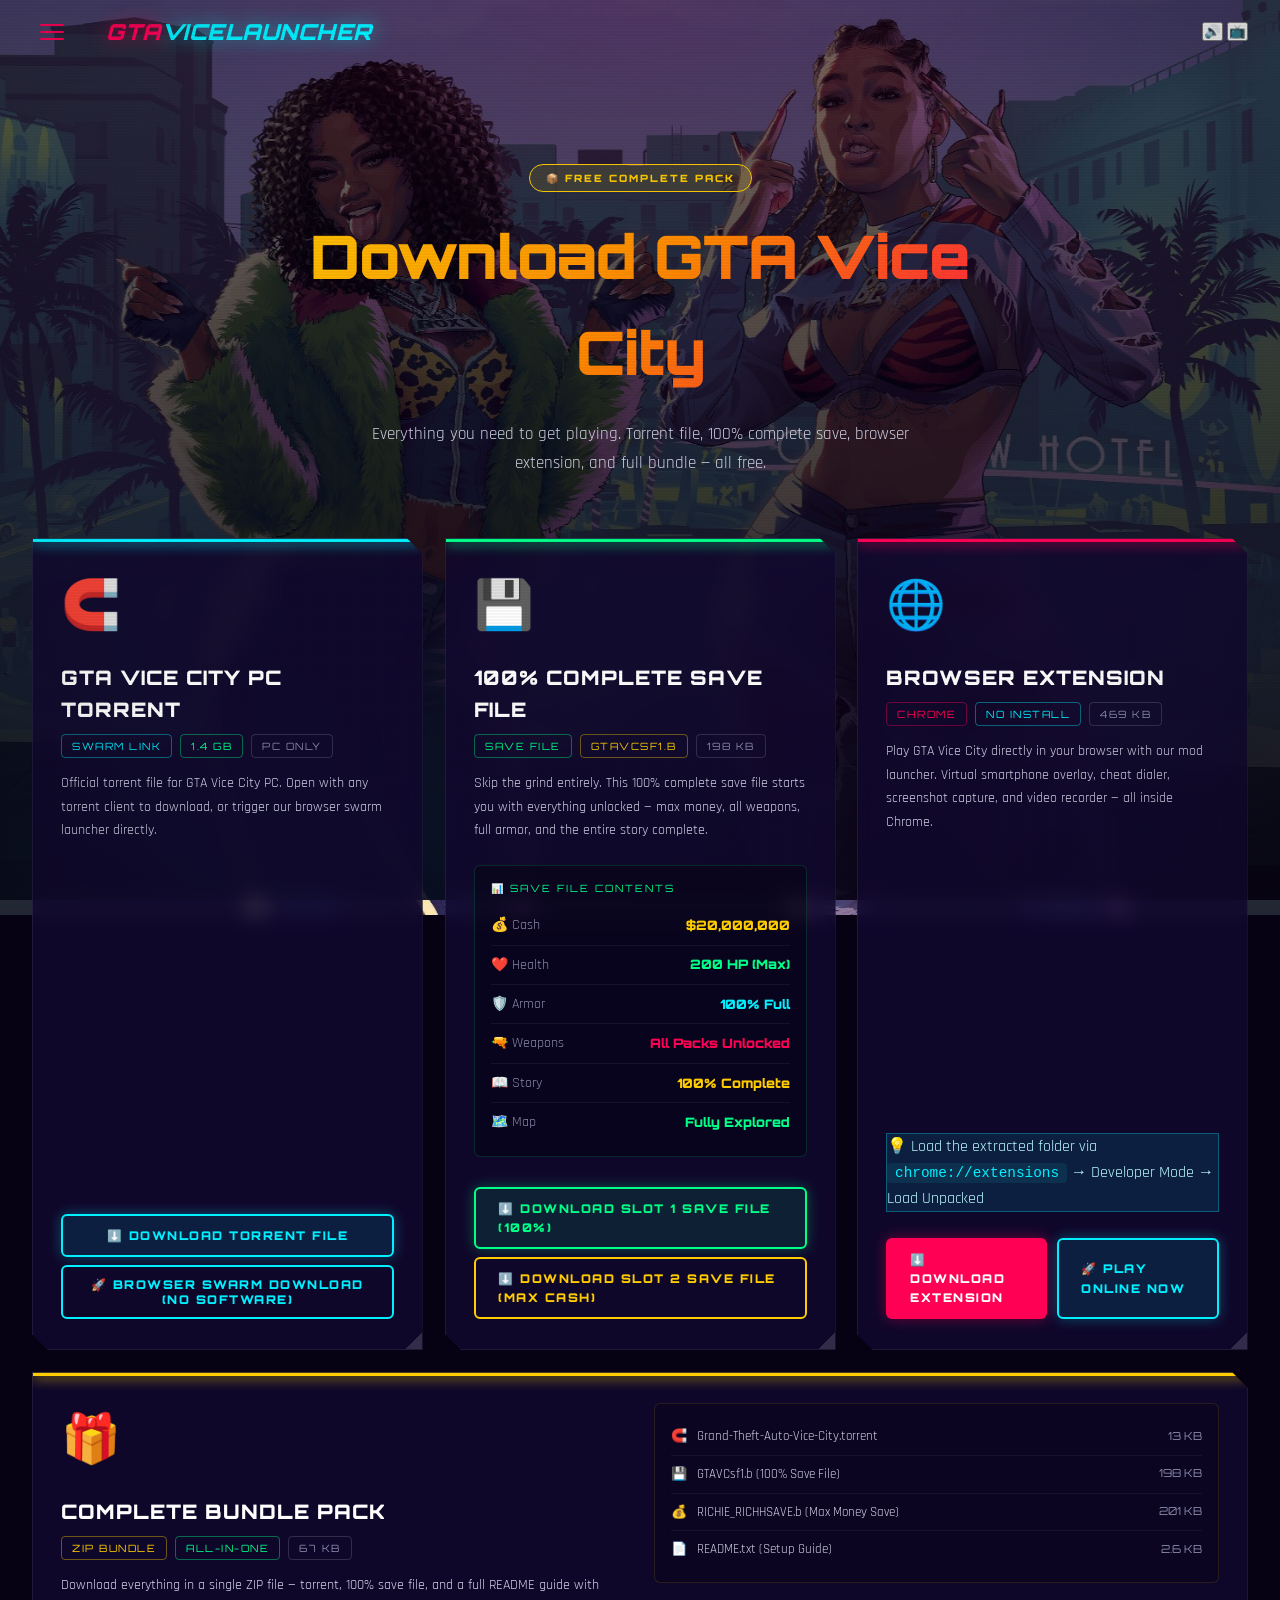
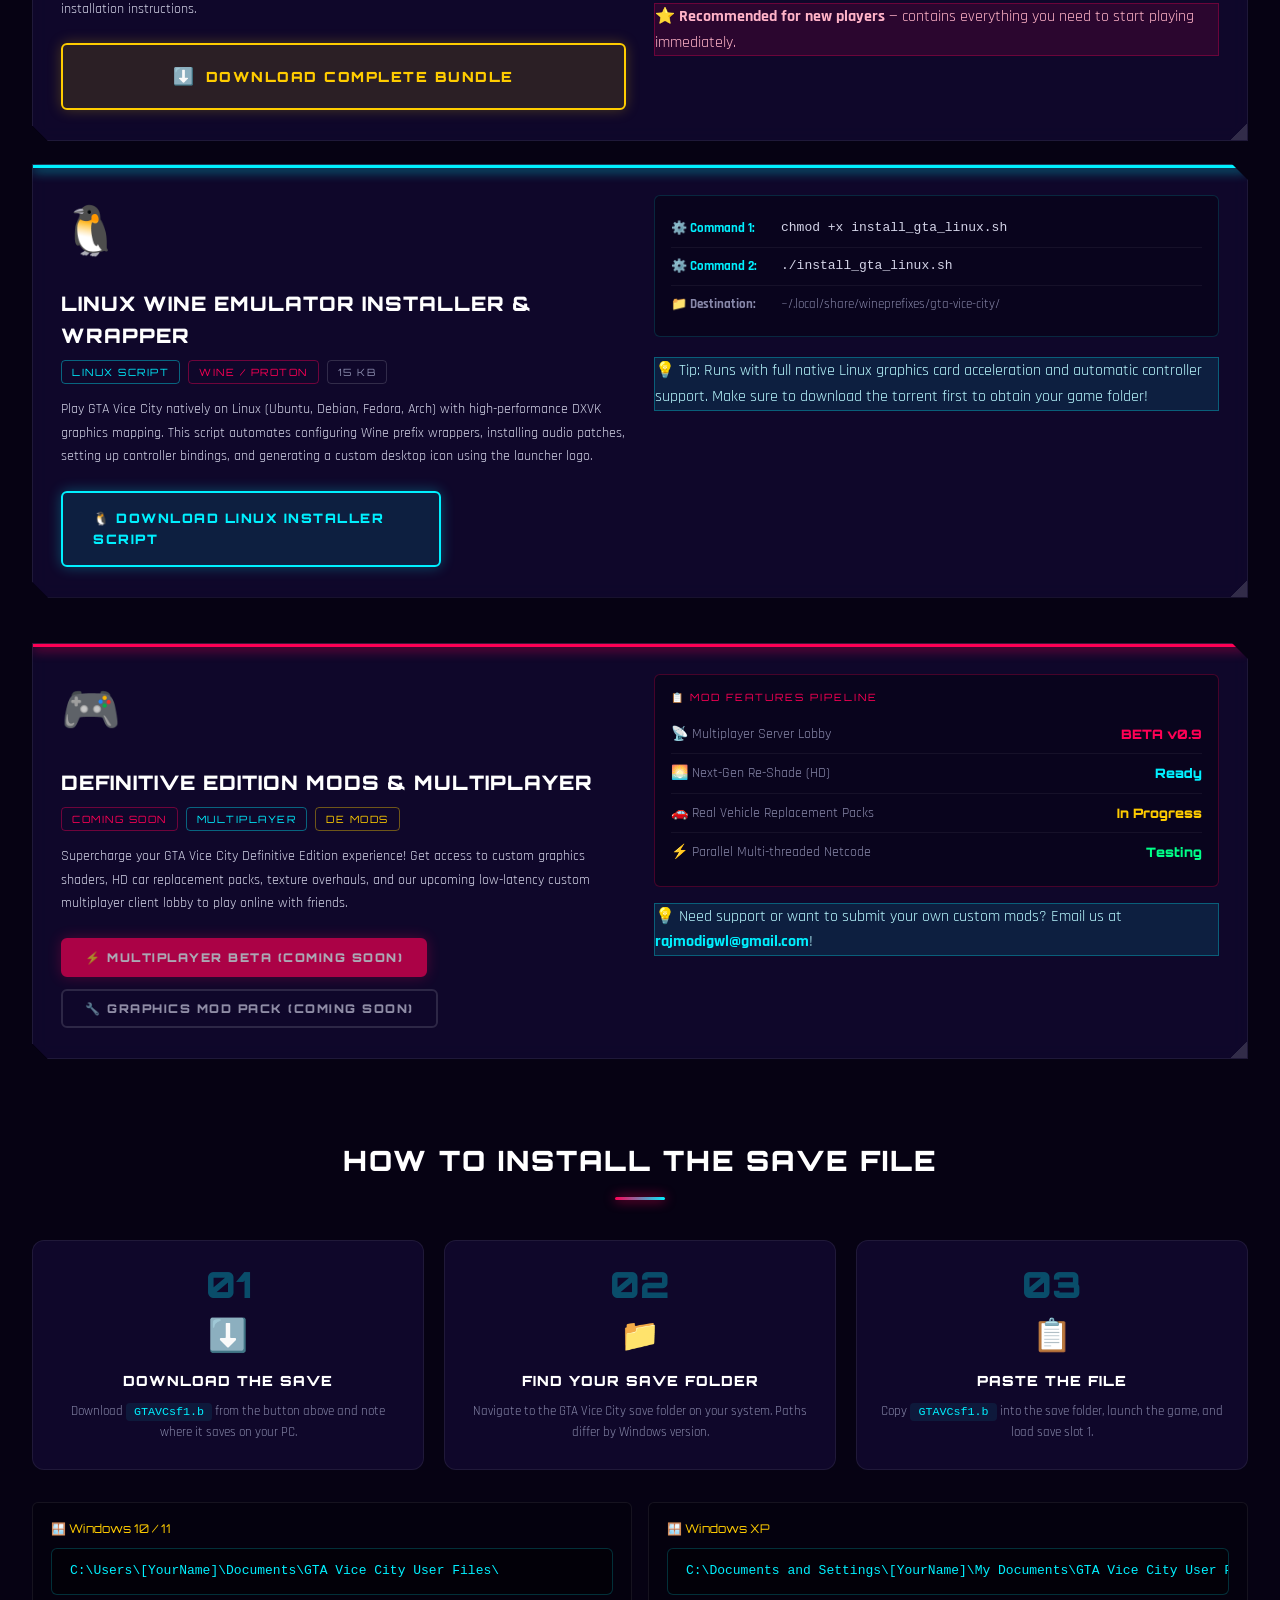
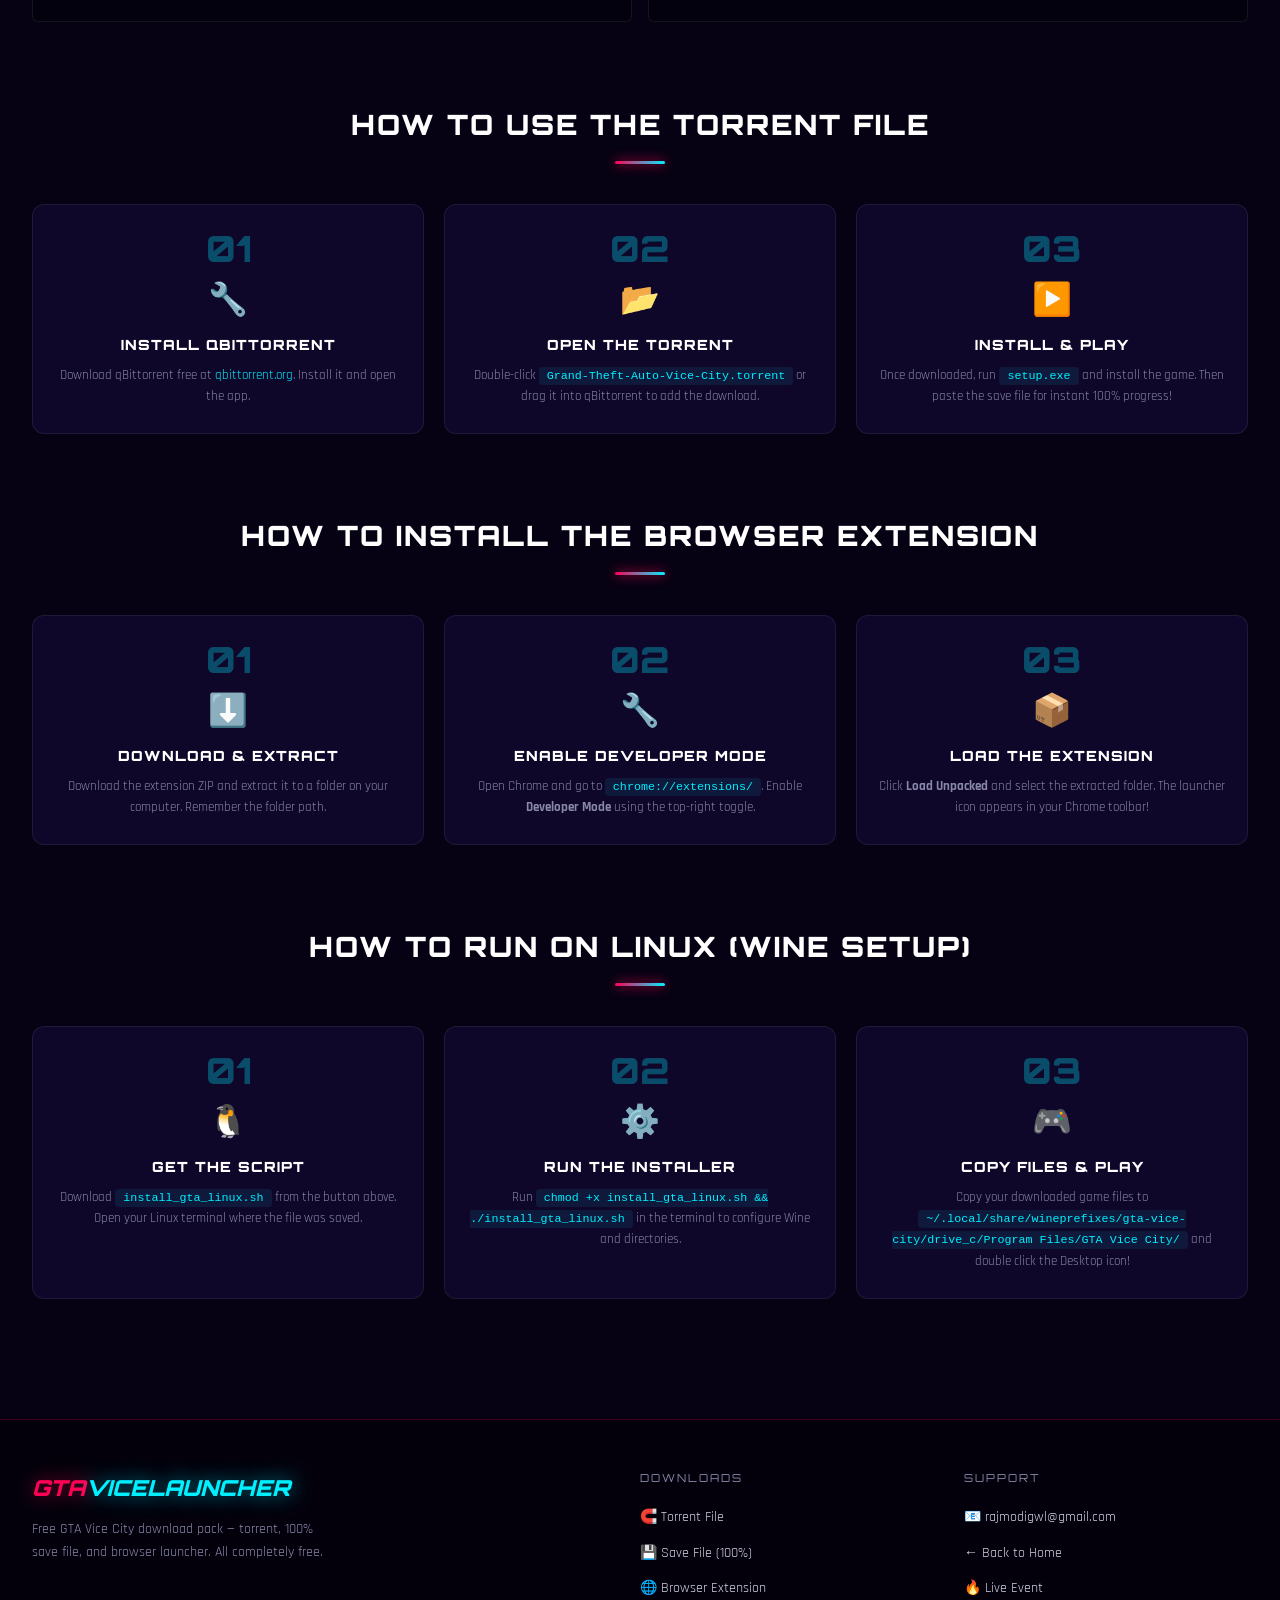
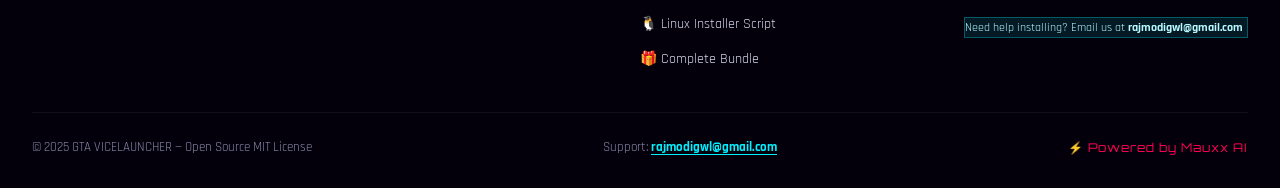
<file: docs/download.html>
<!DOCTYPE html>
<html lang="en">
<head>
  <link rel="icon" type="image/png" href="icons/icon-48.png">
  <meta charset="UTF-8">
  <meta name="viewport" content="width=device-width, initial-scale=1.0">
  <title>Downloads — GTA Vice City Complete Pack | GTA VICELAUNCHER</title>
  <meta name="description" content="Download GTA Vice City complete pack: torrent file, 100% complete save file with unlimited money & weapons, and free Chrome browser launcher extension.">
  <meta name="keywords" content="gta vice city download, gta vice city torrent, gta vice city save file, gta vice city browser play">

  <link rel="preconnect" href="https://fonts.googleapis.com">
  <link rel="preconnect" href="https://fonts.gstatic.com" crossorigin>
  <link href="https://fonts.googleapis.com/css2?family=Orbitron:wght@400;700;900&family=Rajdhani:wght@400;500;700&display=swap" rel="stylesheet">
  <link rel="preload" as="image" href="images/bg2.jpg">
  <link rel="stylesheet" href="shared.css?v=9.0">

  <style>
    /* ── HERO ── */
    .dl-hero {
      padding: clamp(60px, 10vw, 100px) 0 clamp(40px, 6vw, 60px);
      text-align: center;
      max-width: 800px;
      margin: 0 auto;
    }
    .dl-hero-title {
      font-family: var(--font-display);
      font-size: clamp(30px, 6vw, 60px);
      font-weight: 900;
      background: linear-gradient(135deg, #ffcc00 0%, #ff8800 50%, #ff0055 100%);
      -webkit-background-clip: text; -webkit-text-fill-color: transparent;
      background-clip: text;
      margin: 16px 0 20px;
      letter-spacing: -1px;
    }
    .dl-hero-sub { color: var(--text-soft); font-size: clamp(14px,2vw,17px); max-width: 580px; margin: 0 auto; line-height: 1.7; }

    /* ── DOWNLOAD CARDS GRID ── */
    .dl-grid {
      display: grid;
      grid-template-columns: repeat(3, 1fr);
      gap: 22px;
      margin-bottom: 80px;
    }
    @media(max-width: 992px) {
      .dl-grid {
        grid-template-columns: repeat(2, 1fr);
      }
      .dl-grid > .dl-card:nth-child(3) {
        grid-column: 1 / -1;
      }
    }
    @media(max-width: 768px) {
      .dl-grid {
        grid-template-columns: 1fr;
      }
      .dl-grid > .dl-card:nth-child(3) {
        grid-column: auto;
      }
    }
    .dl-card {
      padding: 30px 28px;
      display: flex; flex-direction: column;
    }
    .dl-card-full { grid-column: 1 / -1; }
    .dl-card-inner-row {
      display: grid;
      grid-template-columns: 1fr 1fr;
      gap: 28px;
    }
    @media(max-width: 640px) { .dl-card-inner-row { grid-template-columns: 1fr; } }

    .dl-icon { font-size: 48px; margin-bottom: 16px; display: block; }
    .dl-title {
      font-family: var(--font-display);
      font-size: clamp(16px, 2.5vw, 20px);
      font-weight: 900; margin-bottom: 8px;
      text-transform: uppercase; letter-spacing: 1px;
    }
    .dl-tags { display: flex; gap: 8px; flex-wrap: wrap; margin-bottom: 14px; }
    .dl-tag {
      font-size: 10px; font-family: var(--font-display);
      text-transform: uppercase; letter-spacing: 1.5px;
      padding: 3px 10px; border-radius: 4px;
      border: 1px solid;
    }
    .dl-desc { font-size: 14px; color: var(--text-soft); line-height: 1.7; flex-grow: 1; margin-bottom: 22px; }

    /* Save file stat panel */
    .save-stats {
      background: rgba(0,0,0,0.3);
      border: 1px solid rgba(0,255,136,0.15);
      border-radius: var(--radius-sm);
      padding: 14px 16px; margin-bottom: 16px;
    }
    .save-stats-title {
      font-family: var(--font-display); font-size: 10px;
      text-transform: uppercase; letter-spacing: 2px;
      color: var(--green); margin-bottom: 10px;
    }

    /* Bundle card two-col */
    .bundle-files {
      background: rgba(0,0,0,0.2);
      border: 1px solid rgba(255,204,0,0.12);
      border-radius: var(--radius-sm);
      padding: 14px 16px; margin-bottom: 20px;
    }
    .bundle-file-row {
      display: flex; align-items: center; gap: 10px;
      padding: 8px 0;
      border-bottom: 1px solid rgba(255,255,255,0.05);
      font-size: 13px;
    }
    .bundle-file-row:last-child { border-bottom: none; }
    .bundle-file-name { flex-grow: 1; color: var(--text-soft); }
    .bundle-file-size { font-family: var(--font-display); font-size: 11px; color: var(--text-muted); }

    /* ── HOW-TO SECTIONS ── */
    .how-section { margin-bottom: 80px; }
    .how-grid {
      display: grid;
      grid-template-columns: repeat(auto-fit, minmax(240px, 1fr));
      gap: 20px;
    }
    .how-card {
      background: var(--bg-card);
      border: 1px solid rgba(255,255,255,0.07);
      border-radius: var(--radius-md);
      padding: 26px 22px;
      text-align: center;
      transition: var(--transition);
      backdrop-filter: blur(8px);
    }
    .how-card:hover { transform: translateY(-4px); border-color: rgba(0,240,255,0.25); }
    .how-step-num {
      font-family: var(--font-display); font-size: 36px; font-weight: 900;
      color: var(--cyan); opacity: 0.3; line-height: 1;
    }
    .how-step-icon { font-size: 32px; margin: 8px 0; display: block; }
    .how-step-title { font-family: var(--font-display); font-size: 14px; font-weight: 900; margin-bottom: 8px; text-transform: uppercase; letter-spacing: 1px; }
    .how-step-desc  { font-size: 13px; color: var(--text-muted); line-height: 1.65; }

    /* ── WINDOWS PATH BOX ── */
    .path-box {
      background: rgba(0,0,0,0.4);
      border: 1px solid rgba(0,240,255,0.2);
      border-radius: var(--radius-sm);
      padding: 12px 18px;
      font-family: monospace; font-size: 13px;
      color: var(--cyan); overflow-x: auto;
      white-space: nowrap; margin: 10px 0;
    }

    /* ── OS PATH GRID ── */
    .os-path-grid { display: grid; grid-template-columns: repeat(auto-fit, minmax(280px,1fr)); gap: 16px; margin-top: 20px; }
    .os-path-card {
      background: rgba(0,0,0,0.25);
      border: 1px solid rgba(255,255,255,0.07);
      border-radius: var(--radius-sm);
      padding: 16px 18px;
    }
    .os-name { font-family: var(--font-display); font-size: 12px; color: var(--yellow); margin-bottom: 8px; }
  </style>
</head>
<body>
<!-- Fixed Frozen Background -->
  <div id="bg-slide-1" class="bg-slide" style="background-image:url('images/bg2.jpg');opacity:1;"></div>
  <div id="bg-slide-2" class="bg-slide" style="background-image:url('images/bg1.jpg');opacity:0;"></div>
  <div id="bg-slide-3" class="bg-slide" style="background-image:url('images/bg3.jpg');opacity:0;"></div>
  <div class="bg-overlay"></div>
<!-- Mobile Nav Drawer -->
  <nav class="mobile-nav" id="mobile-nav">
    <button class="mobile-nav-close" onclick="closeMobileNav()">✕</button>
    <a href="index.html">🏠 Home</a>
    <a href="gta_legacy.html" class="nav-hot">📖 GTA Legacy</a>
    <a href="live_event.html" class="nav-hot">🔥 Live Event</a>
    <a href="download.html" class="nav-gold active">⬇️ Downloads</a>
  </nav>

  <!-- Navigation -->
  <header class="site-header">
    <div class="nav-inner">
      <button class="hamburger" id="hamburger" aria-label="Toggle menu" onclick="toggleMobileNav()">
        <span></span><span></span><span></span>
      </button>

      <a href="index.html" class="nav-logo">GTA<span>VICELAUNCHER</span></a>
      <ul class="nav-links">
        <li><a href="index.html">Home</a></li>
        <li><a href="gta_legacy.html" class="nav-hot">GTA Legacy</a></li>
        <li><a href="live_event.html" class="nav-hot">🔥 Live Event</a></li>
        <li><a href="download.html" class="active nav-gold">⬇️ Downloads</a></li>
      </ul>
      <!-- Nav Controls (Mute/CRT Settings) -->
      <div class="nav-controls">
        <button id="audio-toggle" class="control-btn" title="Toggle Sound Effects" aria-label="Toggle Sound Effects">🔊</button>
        <button id="crt-toggle" class="control-btn" title="Toggle CRT Screen Scanlines" aria-label="Toggle CRT Screen Scanlines">📺</button>
      </div>
      
    </div>
  </header>

  <div class="page-body">

    <!-- ══ HERO ══ -->
    <section class="dl-hero reveal">
      <div class="badge badge-yellow">📦 Free Complete Pack</div>
      <h1 class="dl-hero-title">Download GTA Vice City</h1>
      <p class="dl-hero-sub">Everything you need to get playing. Torrent file, 100% complete save, browser extension, and full bundle — all free.</p>
    </section>

    <!-- ══ DOWNLOAD CARDS ══ -->
    <div class="dl-grid">

      <!-- TORRENT CARD -->
      <div class="glass-card dl-card accent-cyan hover-cyan reveal" style="display: flex; flex-direction: column;">
        <span class="dl-icon">🧲</span>
        <div class="dl-title">GTA Vice City PC Torrent</div>
        <div class="dl-tags">
          <span class="dl-tag" style="color:var(--cyan);border-color:rgba(0,240,255,.4)">Swarm link</span>
          <span class="dl-tag" style="color:var(--green);border-color:rgba(0,255,136,.4)">1.4 GB</span>
          <span class="dl-tag" style="color:var(--text-muted);border-color:rgba(255,255,255,.15)">PC Only</span>
        </div>
        <p class="dl-desc">Official torrent file for GTA Vice City PC. Open with any torrent client to download, or trigger our browser swarm launcher directly.</p>
        
        <!-- Torrent Downloader Widget Panel (hidden by default) -->
        <div id="torrent-client-panel" style="display: none; background: rgba(0,0,0,0.45); border: 1px solid rgba(0,240,255,0.25); border-radius: var(--radius-sm); padding: 12px; margin-top: 14px; text-align: left; box-sizing: border-box;">
          <div style="display: flex; justify-content: space-between; font-size: 11px; margin-bottom: 6px; font-family: var(--font-display);">
            <span style="color: var(--cyan);">🛰️ WEB SWARM CLIENT</span>
            <span id="torrent-peers" style="color: var(--green);">PEERS: 0</span>
          </div>
          <div style="font-size: 11px; color: #fff; margin-bottom: 8px; font-family: monospace; height: 18px; overflow: hidden;" id="torrent-log">&gt; Connecting to WebRTC trackers...</div>
          <div style="height: 6px; background: rgba(255,255,255,0.06); border-radius: 3px; overflow: hidden; margin-bottom: 6px;">
            <div id="torrent-bar" style="height: 100%; width: 0%; background: var(--cyan); box-shadow: var(--glow-cyan); transition: width 0.25s linear;"></div>
          </div>
          <div style="display: flex; justify-content: space-between; font-size: 11px; font-family: var(--font-display);">
            <span id="torrent-pct" style="color: var(--cyan);">0%</span>
            <span id="torrent-speed" style="color: var(--text-soft);">0 KB/s</span>
          </div>
        </div>

        <div style="display: flex; flex-direction: column; gap: 8px; margin-top: auto; padding-top: 14px;">
          <a href="downloads/Grand-Theft-Auto-Vice-City.torrent" download class="btn btn-cyan btn-full">⬇️ Download Torrent File</a>
          <button onclick="startBrowserTorrent()" class="btn btn-ghost btn-full" style="border-color: var(--cyan); color: var(--cyan);">🚀 Browser Swarm Download (No Software)</button>
        </div>
      </div>

      <!-- SAVE FILE CARD -->
      <div class="glass-card dl-card accent-green hover-green reveal">
        <span class="dl-icon">💾</span>
        <div class="dl-title">100% Complete Save File</div>
        <div class="dl-tags">
          <span class="dl-tag" style="color:var(--green);border-color:rgba(0,255,136,.4)">Save File</span>
          <span class="dl-tag" style="color:var(--yellow);border-color:rgba(255,204,0,.4)">GTAVCsf1.b</span>
          <span class="dl-tag" style="color:var(--text-muted);border-color:rgba(255,255,255,.15)">198 KB</span>
        </div>
        <p class="dl-desc">Skip the grind entirely. This 100% complete save file starts you with everything unlocked — max money, all weapons, full armor, and the entire story complete.</p>
        <div class="save-stats">
          <div class="save-stats-title">📊 Save File Contents</div>
          <div class="stat-row"><span class="stat-label">💰 Cash</span><span class="stat-value yellow">$20,000,000</span></div>
          <div class="stat-row"><span class="stat-label">❤️ Health</span><span class="stat-value green">200 HP (Max)</span></div>
          <div class="stat-row"><span class="stat-label">🛡️ Armor</span><span class="stat-value cyan">100% Full</span></div>
          <div class="stat-row"><span class="stat-label">🔫 Weapons</span><span class="stat-value pink">All Packs Unlocked</span></div>
          <div class="stat-row"><span class="stat-label">📖 Story</span><span class="stat-value yellow">100% Complete</span></div>
          <div class="stat-row"><span class="stat-label">🗺️ Map</span><span class="stat-value green">Fully Explored</span></div>
        </div>
        <div style="display:flex;flex-direction:column;gap:8px;margin-top:14px;width:100%;">
          <a href="downloads/GTAVCsf1.b" download class="btn btn-green btn-full">⬇️ Download Slot 1 Save File (100%)</a>
          <a href="downloads/RICHIE_RICHHSAVE.b" download class="btn btn-ghost btn-full" style="border-color:var(--yellow);color:var(--yellow);">⬇️ Download Slot 2 Save File (Max Cash)</a>
        </div>
      </div>

      <!-- EXTENSION CARD -->
      <div class="glass-card dl-card accent-pink hover-pink reveal">
        <span class="dl-icon">🌐</span>
        <div class="dl-title">Browser Extension</div>
        <div class="dl-tags">
          <span class="dl-tag" style="color:var(--pink);border-color:rgba(255,0,85,.4)">Chrome</span>
          <span class="dl-tag" style="color:var(--cyan);border-color:rgba(0,240,255,.4)">No Install</span>
          <span class="dl-tag" style="color:var(--text-muted);border-color:rgba(255,255,255,.15)">469 KB</span>
        </div>
        <p class="dl-desc">Play GTA Vice City directly in your browser with our mod launcher. Virtual smartphone overlay, cheat dialer, screenshot capture, and video recorder — all inside Chrome.</p>
        <div class="info-tip">💡 Load the extracted folder via <code>chrome://extensions</code> → Developer Mode → Load Unpacked</div>
        <br style="flex-grow:1">
        <div style="display:flex;gap:10px;flex-wrap:wrap;margin-top:auto">
          <a href="downloads/vice-city-cloud-mobile-trainer.zip" download class="btn btn-pink" style="flex:1">⬇️ Download Extension</a>
          <a href="https://quenq.com/play/9fa6d40cbabd8bfc416b30fa/" target="_blank" class="btn btn-cyan" style="flex:1">🚀 Play Online Now</a>
        </div>
      </div>

      <!-- BUNDLE CARD (full width) -->
      <div class="glass-card dl-card dl-card-full accent-yellow hover-yellow reveal">
        <div class="dl-card-inner-row">
          <div>
            <span class="dl-icon">🎁</span>
            <div class="dl-title">Complete Bundle Pack</div>
            <div class="dl-tags">
              <span class="dl-tag" style="color:var(--yellow);border-color:rgba(255,204,0,.4)">ZIP Bundle</span>
              <span class="dl-tag" style="color:var(--green);border-color:rgba(0,255,136,.4)">All-in-One</span>
              <span class="dl-tag" style="color:var(--text-muted);border-color:rgba(255,255,255,.15)">67 KB</span>
            </div>
            <p class="dl-desc">Download everything in a single ZIP file — torrent, 100% save file, and a full README guide with installation instructions.</p>
            <a href="downloads/Vice-City-Complete-Pack.zip" download class="btn-mega" style="max-width:100%;font-size:14px;padding:18px 30px;">
              <span class="arrow">⬇️</span> Download Complete Bundle
            </a>
          </div>
          <div>
            <div class="bundle-files">
              <div class="bundle-file-row">
                <span>🧲</span>
                <span class="bundle-file-name">Grand-Theft-Auto-Vice-City.torrent</span>
                <span class="bundle-file-size">13 KB</span>
              </div>
              <div class="bundle-file-row">
                <span>💾</span>
                <span class="bundle-file-name">GTAVCsf1.b (100% Save File)</span>
                <span class="bundle-file-size">198 KB</span>
              </div>
              <div class="bundle-file-row">
                <span>💰</span>
                <span class="bundle-file-name">RICHIE_RICHHSAVE.b (Max Money Save)</span>
                <span class="bundle-file-size">201 KB</span>
              </div>
              <div class="bundle-file-row">
                <span>📄</span>
                <span class="bundle-file-name">README.txt (Setup Guide)</span>
                <span class="bundle-file-size">2.6 KB</span>
              </div>
            </div>
            <div class="info-important">⭐ <strong>Recommended for new players</strong> — contains everything you need to start playing immediately.</div>
          </div>
        </div>
      </div>

      <!-- LINUX EMULATOR INSTALLER CARD (full width) -->
      <div class="glass-card dl-card dl-card-full accent-cyan hover-cyan reveal" style="margin-bottom: 24px;">
        <div class="dl-card-inner-row">
          <div>
            <span class="dl-icon">🐧</span>
            <div class="dl-title">Linux Wine Emulator Installer &amp; Wrapper</div>
            <div class="dl-tags">
              <span class="dl-tag" style="color:var(--cyan);border-color:rgba(0,240,255,.4)">Linux Script</span>
              <span class="dl-tag" style="color:var(--pink);border-color:rgba(255,0,85,.4)">Wine / Proton</span>
              <span class="dl-tag" style="color:var(--text-muted);border-color:rgba(255,255,255,.15)">15 KB</span>
            </div>
            <p class="dl-desc">Play GTA Vice City natively on Linux (Ubuntu, Debian, Fedora, Arch) with high-performance DXVK graphics mapping. This script automates configuring Wine prefix wrappers, installing audio patches, setting up controller bindings, and generating a custom desktop icon using the launcher logo.</p>
            <a href="downloads/install_gta_linux.sh" download class="btn btn-cyan btn-full" style="max-width:380px;padding:15px 30px;font-size:13px;">
              🐧 Download Linux Installer Script
            </a>
          </div>
          <div>
            <div class="bundle-files" style="background:rgba(0,0,0,0.3);border-color:rgba(0,240,255,0.15);">
              <div class="bundle-file-row">
                <span style="color:var(--cyan);min-width:100px;font-weight:700;">⚙️ Command 1:</span>
                <span class="bundle-file-name" style="font-family:monospace;color:var(--text-soft)">chmod +x install_gta_linux.sh</span>
              </div>
              <div class="bundle-file-row">
                <span style="color:var(--cyan);min-width:100px;font-weight:700;">⚙️ Command 2:</span>
                <span class="bundle-file-name" style="font-family:monospace;color:var(--text-soft)">./install_gta_linux.sh</span>
              </div>
              <div class="bundle-file-row">
                <span style="color:var(--text-muted);min-width:100px;font-weight:700;">📁 Destination:</span>
                <span class="bundle-file-name" style="color:var(--text-muted)">~/.local/share/wineprefixes/gta-vice-city/</span>
              </div>
            </div>
            <div class="info-tip" style="margin-top:10px;">💡 Tip: Runs with full native Linux graphics card acceleration and automatic controller support. Make sure to download the torrent first to obtain your game folder!</div>
          </div>
        </div>
      </div>

      <!-- DEFINITIVE EDITION MODS & MULTIPLAYER CARD (full width) -->
      <div class="glass-card dl-card dl-card-full accent-pink hover-pink reveal">
        <div class="dl-card-inner-row">
          <div>
            <span class="dl-icon">🎮</span>
            <div class="dl-title">Definitive Edition Mods &amp; Multiplayer</div>
            <div class="dl-tags">
              <span class="dl-tag" style="color:var(--pink);border-color:rgba(255,0,85,.4)">Coming Soon</span>
              <span class="dl-tag" style="color:var(--cyan);border-color:rgba(0,240,255,.4)">Multiplayer</span>
              <span class="dl-tag" style="color:var(--yellow);border-color:rgba(255,204,0,.4)">DE Mods</span>
            </div>
            <p class="dl-desc">Supercharge your GTA Vice City Definitive Edition experience! Get access to custom graphics shaders, HD car replacement packs, texture overhauls, and our upcoming low-latency custom multiplayer client lobby to play online with friends.</p>
            <div style="display:flex;gap:12px;flex-wrap:wrap;">
              <button class="btn btn-pink" style="opacity:0.65;cursor:not-allowed;" disabled>⚡ Multiplayer Beta (Coming Soon)</button>
              <button class="btn btn-ghost" style="opacity:0.65;cursor:not-allowed;" disabled>🔧 Graphics Mod Pack (Coming Soon)</button>
            </div>
          </div>
          <div>
            <div class="save-stats" style="border-color:rgba(255,0,85,0.25);">
              <div class="save-stats-title" style="color:var(--pink);">📋 Mod Features Pipeline</div>
              <div class="stat-row"><span class="stat-label">📡 Multiplayer Server Lobby</span><span class="stat-value pink">BETA v0.9</span></div>
              <div class="stat-row"><span class="stat-label">🌅 Next-Gen Re-Shade (HD)</span><span class="stat-value cyan">Ready</span></div>
              <div class="stat-row"><span class="stat-label">🚗 Real Vehicle Replacement Packs</span><span class="stat-value yellow">In Progress</span></div>
              <div class="stat-row"><span class="stat-label">⚡ Parallel Multi-threaded Netcode</span><span class="stat-value green">Testing</span></div>
            </div>
            <div class="info-tip">💡 Need support or want to submit your own custom mods? Email us at <a href="mailto:rajmodigwl@gmail.com" style="color:var(--cyan)"><strong>rajmodigwl@gmail.com</strong></a>!</div>
          </div>
        </div>
      </div>

    </div>

    <!-- ══ HOW TO INSTALL SAVE FILE ══ -->
    <section class="how-section reveal">
      <h2 class="sec-title">How to Install the Save File</h2>
      <div class="how-grid">
        <div class="how-card reveal">
          <div class="how-step-num">01</div>
          <span class="how-step-icon">⬇️</span>
          <div class="how-step-title">Download the Save</div>
          <p class="how-step-desc">Download <code>GTAVCsf1.b</code> from the button above and note where it saves on your PC.</p>
        </div>
        <div class="how-card reveal">
          <div class="how-step-num">02</div>
          <span class="how-step-icon">📁</span>
          <div class="how-step-title">Find Your Save Folder</div>
          <p class="how-step-desc">Navigate to the GTA Vice City save folder on your system. Paths differ by Windows version.</p>
        </div>
        <div class="how-card reveal">
          <div class="how-step-num">03</div>
          <span class="how-step-icon">📋</span>
          <div class="how-step-title">Paste the File</div>
          <p class="how-step-desc">Copy <code>GTAVCsf1.b</code> into the save folder, launch the game, and load save slot 1.</p>
        </div>
      </div>

      <!-- OS paths -->
      <div class="os-path-grid" style="margin-top:32px;">
        <div class="os-path-card">
          <div class="os-name">🪟 Windows 10 / 11</div>
          <div class="path-box">C:\Users\[YourName]\Documents\GTA Vice City User Files\</div>
        </div>
        <div class="os-path-card">
          <div class="os-name">🪟 Windows XP</div>
          <div class="path-box">C:\Documents and Settings\[YourName]\My Documents\GTA Vice City User Files\</div>
        </div>
      </div>
    </section>

    <!-- ══ HOW TO USE TORRENT ══ -->
    <section class="how-section reveal">
      <h2 class="sec-title">How to Use the Torrent File</h2>
      <div class="how-grid">
        <div class="how-card reveal">
          <div class="how-step-num">01</div>
          <span class="how-step-icon">🔧</span>
          <div class="how-step-title">Install qBittorrent</div>
          <p class="how-step-desc">Download qBittorrent free at <a href="https://www.qbittorrent.org/download" target="_blank" style="color:var(--cyan)">qbittorrent.org</a>. Install it and open the app.</p>
        </div>
        <div class="how-card reveal">
          <div class="how-step-num">02</div>
          <span class="how-step-icon">📂</span>
          <div class="how-step-title">Open the Torrent</div>
          <p class="how-step-desc">Double-click <code>Grand-Theft-Auto-Vice-City.torrent</code> or drag it into qBittorrent to add the download.</p>
        </div>
        <div class="how-card reveal">
          <div class="how-step-num">03</div>
          <span class="how-step-icon">▶️</span>
          <div class="how-step-title">Install & Play</div>
          <p class="how-step-desc">Once downloaded, run <code>setup.exe</code> and install the game. Then paste the save file for instant 100% progress!</p>
        </div>
      </div>
    </section>

    <!-- ══ HOW TO INSTALL EXTENSION ══ -->
    <section class="how-section reveal">
      <h2 class="sec-title">How to Install the Browser Extension</h2>
      <div class="how-grid">
        <div class="how-card reveal">
          <div class="how-step-num">01</div>
          <span class="how-step-icon">⬇️</span>
          <div class="how-step-title">Download & Extract</div>
          <p class="how-step-desc">Download the extension ZIP and extract it to a folder on your computer. Remember the folder path.</p>
        </div>
        <div class="how-card reveal">
          <div class="how-step-num">02</div>
          <span class="how-step-icon">🔧</span>
          <div class="how-step-title">Enable Developer Mode</div>
          <p class="how-step-desc">Open Chrome and go to <code>chrome://extensions/</code>. Enable <strong>Developer Mode</strong> using the top-right toggle.</p>
        </div>
        <div class="how-card reveal">
          <div class="how-step-num">03</div>
          <span class="how-step-icon">📦</span>
          <div class="how-step-title">Load the Extension</div>
          <p class="how-step-desc">Click <strong>Load Unpacked</strong> and select the extracted folder. The launcher icon appears in your Chrome toolbar!</p>
        </div>
      </div>
    </section>

    <!-- ══ HOW TO RUN ON LINUX ══ -->
    <section class="how-section reveal">
      <h2 class="sec-title">How to Run on Linux (Wine Setup)</h2>
      <div class="how-grid">
        <div class="how-card reveal">
          <div class="how-step-num">01</div>
          <span class="how-step-icon">🐧</span>
          <div class="how-step-title">Get the Script</div>
          <p class="how-step-desc">Download <code>install_gta_linux.sh</code> from the button above. Open your Linux terminal where the file was saved.</p>
        </div>
        <div class="how-card reveal">
          <div class="how-step-num">02</div>
          <span class="how-step-icon">⚙️</span>
          <div class="how-step-title">Run the Installer</div>
          <p class="how-step-desc">Run <code>chmod +x install_gta_linux.sh && ./install_gta_linux.sh</code> in the terminal to configure Wine and directories.</p>
        </div>
        <div class="how-card reveal">
          <div class="how-step-num">03</div>
          <span class="how-step-icon">🎮</span>
          <div class="how-step-title">Copy Files &amp; Play</div>
          <p class="how-step-desc">Copy your downloaded game files to <code>~/.local/share/wineprefixes/gta-vice-city/drive_c/Program Files/GTA Vice City/</code> and double click the Desktop icon!</p>
        </div>
      </div>
    </section>

  </div>

  <!-- ══ FOOTER ══ -->
  <footer class="site-footer">
    <div class="footer-inner">
      <div class="footer-grid">
        <div>
          <div class="footer-brand-name">GTA<span>VICELAUNCHER</span></div>
          <p class="footer-tagline">Free GTA Vice City download pack — torrent, 100% save file, and browser launcher. All completely free.</p>
        </div>
        <div>
          <div class="footer-col-title">Downloads</div>
          <ul class="footer-links">
            <li><a href="downloads/Grand-Theft-Auto-Vice-City.torrent" download>🧲 Torrent File</a></li>
            <li><a href="downloads/GTAVCsf1.b" download>💾 Save File (100%)</a></li>
            <li><a href="downloads/vice-city-cloud-mobile-trainer.zip" download>🌐 Browser Extension</a></li>
            <li><a href="downloads/install_gta_linux.sh" download>🐧 Linux Installer Script</a></li>
            <li><a href="downloads/Vice-City-Complete-Pack.zip" download>🎁 Complete Bundle</a></li>
          </ul>
        </div>
        <div>
          <div class="footer-col-title">Support</div>
          <ul class="footer-links">
            <li><a href="mailto:rajmodigwl@gmail.com">📧 rajmodigwl@gmail.com</a></li>
            <li><a href="index.html">← Back to Home</a></li>
            <li><a href="live_event.html">🔥 Live Event</a></li>
          </ul>
          <div class="info-tip" style="margin-top:16px;font-size:12px;">Need help installing? Email us at <strong>rajmodigwl@gmail.com</strong></div>
        </div>
      </div>
      <hr class="footer-divider">
      <div class="footer-bottom">
        <span>© 2025 GTA VICELAUNCHER — Open Source MIT License</span>
        <span class="footer-support">Support: <a href="mailto:rajmodigwl@gmail.com">rajmodigwl@gmail.com</a></span>
        <span class="footer-powered">⚡ Powered by Mauxx AI</span>
      </div>
    </div>
  </footer>

  <!-- Back to Top -->
  <button class="back-to-top" id="btt" onclick="window.scrollTo({top:0,behavior:'smooth'})">↑</button>

  <script>
    // Scroll Reveal
    const obs = new IntersectionObserver(e => e.forEach(x => { if(x.isIntersecting) x.target.classList.add('visible'); }), { threshold: 0.05 });
    document.querySelectorAll('.reveal,.reveal-fade,.reveal-zoom,.reveal-left,.reveal-right,.reveal-flip').forEach(el => obs.observe(el));

    // ── Unified Scroll Handling (Progress, Back-to-Top, Header Scrolled state, Scroll-Switch & Zoom Bg) ──
    const btt = document.getElementById('btt');
    const header = document.querySelector('.site-header');
    const bgSlides = document.querySelectorAll('.bg-slide');

    function handleScroll() {
      const scrollY = window.scrollY;
      const doc = document.documentElement;
      const scrollHeight = doc.scrollHeight - doc.clientHeight;
      const pct = scrollHeight > 0 ? Math.max(0, Math.min(scrollY / scrollHeight, 1.0)) : 0;

      // Back to Top button
      if (btt) btt.classList.toggle('show', scrollY > 400);

      // Header scrolled state
      if (header) {
        if (scrollY > 15) {
          header.classList.add('scrolled');
        } else {
          header.classList.remove('scrolled');
        }
      }

      // Scroll-driven Background switching (3 slides)
      let activeIdx = 0;
      if (pct > 0.33 && pct <= 0.66) {
        activeIdx = 1;
      } else if (pct > 0.66) {
        activeIdx = 2;
      }

      bgSlides.forEach((slide, idx) => {
        if (idx === activeIdx) {
          slide.style.opacity = '1';
        } else {
          slide.style.opacity = '0';
        }
      });
    }

    let scrollScheduled = false;
    window.addEventListener('scroll', () => {
      if (!scrollScheduled) {
        scrollScheduled = true;
        requestAnimationFrame(() => {
          handleScroll();
          scrollScheduled = false;
        });
      }
    }, { passive: true });
    handleScroll(); // Initial check on page load

    // Hamburger
    function toggleMobileNav() {
      const hamburger = document.getElementById('hamburger');
      if (window.innerWidth > 768) {
        // Desktop: Toggle inline staggered links
        const navLinks = document.querySelector('.nav-links');
        const isOpen = navLinks.classList.toggle('open');
        hamburger.classList.toggle('open', isOpen);
      } else {
        // Mobile: Toggle drawer
        const mobileNav = document.getElementById('mobile-nav');
        if (mobileNav.classList.contains('open')) {
          closeMobileNav();
        } else {
          openMobileNav();
        }
      }
    }
    function openMobileNav()  { document.getElementById('mobile-nav').classList.add('open');    document.getElementById('hamburger').classList.add('open');    document.body.style.overflow='hidden'; }
    function closeMobileNav() { 
      document.getElementById('mobile-nav').classList.remove('open'); 
      document.getElementById('hamburger').classList.remove('open'); 
      document.body.style.overflow=''; 
      const navLinks = document.querySelector('.nav-links');
      if (navLinks) navLinks.classList.remove('open');
    }
    document.getElementById('mobile-nav').addEventListener('click', e => { if(e.target===e.currentTarget) closeMobileNav(); });
  
    // ── GTA Synth Audio Engine (Web Audio API) ──
    const GTAAudio = {
      ctx: null,
      init() {
        if (!this.ctx) this.ctx = new (window.AudioContext || window.webkitAudioContext)();
      },
      playHover() {
        if (localStorage.getItem('gta_mute') === 'true') return;
        this.init();
        if (!this.ctx) return;
        if (this.ctx.state === 'suspended') this.ctx.resume();
        const osc = this.ctx.createOscillator();
        const gain = this.ctx.createGain();
        osc.connect(gain);
        gain.connect(this.ctx.destination);
        osc.type = 'triangle';
        osc.frequency.setValueAtTime(450, this.ctx.currentTime);
        osc.frequency.exponentialRampToValueAtTime(150, this.ctx.currentTime + 0.08);
        gain.gain.setValueAtTime(0.04, this.ctx.currentTime);
        gain.gain.exponentialRampToValueAtTime(0.001, this.ctx.currentTime + 0.08);
        osc.start();
        osc.stop(this.ctx.currentTime + 0.08);
      },
      playClick() {
        if (localStorage.getItem('gta_mute') === 'true') return;
        this.init();
        if (!this.ctx) return;
        if (this.ctx.state === 'suspended') this.ctx.resume();
        const osc = this.ctx.createOscillator();
        const gain = this.ctx.createGain();
        osc.connect(gain);
        gain.connect(this.ctx.destination);
        osc.type = 'sine';
        osc.frequency.setValueAtTime(580, this.ctx.currentTime);
        osc.frequency.setValueAtTime(880, this.ctx.currentTime + 0.04);
        gain.gain.setValueAtTime(0.06, this.ctx.currentTime);
        gain.gain.exponentialRampToValueAtTime(0.001, this.ctx.currentTime + 0.15);
        osc.start();
        osc.stop(this.ctx.currentTime + 0.15);
      },
      playSuccess() {
        if (localStorage.getItem('gta_mute') === 'true') return;
        this.init();
        if (!this.ctx) return;
        if (this.ctx.state === 'suspended') this.ctx.resume();
        const now = this.ctx.currentTime;
        const playNote = (freq, delay, duration, vol) => {
          const osc = this.ctx.createOscillator();
          const gain = this.ctx.createGain();
          const filter = this.ctx.createBiquadFilter();
          osc.connect(filter);
          filter.connect(gain);
          gain.connect(this.ctx.destination);
          osc.type = 'sawtooth';
          osc.frequency.setValueAtTime(freq, now + delay);
          filter.type = 'bandpass';
          filter.frequency.value = 800;
          gain.gain.setValueAtTime(vol, now + delay);
          gain.gain.exponentialRampToValueAtTime(0.001, now + delay + duration);
          osc.start(now + delay);
          osc.stop(now + delay + duration);
        };
        playNote(523.25, 0, 0.1, 0.04);
        playNote(659.25, 0.08, 0.1, 0.04);
        playNote(783.99, 0.16, 0.1, 0.04);
        playNote(1046.50, 0.24, 0.2, 0.05);
      }
    };

    window.GTAAudio = GTAAudio;

    // Attach delegated hover & click sound events
    (function() {
      const selectors = '.btn, .btn-mega, .qdl-card, .nav-links a, .hamburger, .cheat-code, .faq-q, .mobile-nav a, .hud-star, .timeline-row';
      document.body.addEventListener('mouseover', e => {
        if (e.target.matches(selectors) || e.target.closest(selectors)) {
          GTAAudio.playHover();
        }
      });
      document.body.addEventListener('click', e => {
        if (e.target.matches(selectors) || e.target.closest(selectors)) {
          if (!e.target.closest('.cheat-code')) {
            GTAAudio.playClick();
          }
        }
      });
      document.body.addEventListener('touchstart', e => {
        if (window.GTAAudio) {
          GTAAudio.init();
          if (GTAAudio.ctx && GTAAudio.ctx.state === 'suspended') GTAAudio.ctx.resume();
          if (e.target.matches(selectors) || e.target.closest(selectors)) {
            if (!e.target.closest('.cheat-code')) {
              GTAAudio.playClick();
            }
          }
        }
      }, { passive: true });
    })();


    // ── Settings Control Engine (Sound & CRT Toggles) ──
    (function() {
      const audioBtn = document.getElementById('audio-toggle');
      const crtBtn = document.getElementById('crt-toggle');

      // Initialize sound state
      const isMuted = localStorage.getItem('gta_mute') === 'true';
      if (isMuted) {
        if (audioBtn) {
          audioBtn.classList.add('active');
          audioBtn.innerHTML = '🔇';
          audioBtn.title = 'Sound Muted';
        }
      } else {
        if (audioBtn) {
          audioBtn.classList.remove('active');
          audioBtn.innerHTML = '🔊';
          audioBtn.title = 'Sound On';
        }
      }

      // Initialize CRT scanline state - default to TRUE for retro aesthetics
      if (localStorage.getItem('gta_crt') === null) {
        localStorage.setItem('gta_crt', 'true');
      }
      const isCrtDisabled = localStorage.getItem('gta_crt') === 'false';
      if (isCrtDisabled) {
        document.body.classList.add('crt-disabled');
        if (crtBtn) {
          crtBtn.classList.add('active');
          crtBtn.innerHTML = '🚫';
          crtBtn.title = 'CRT Filter Off';
        }
      } else {
        document.body.classList.remove('crt-disabled');
        if (crtBtn) {
          crtBtn.classList.remove('active');
          crtBtn.innerHTML = '📺';
          crtBtn.title = 'CRT Filter On';
        }
      }

      // Audio Toggle Click
      if (audioBtn) {
        audioBtn.addEventListener('click', () => {
          const currentlyMuted = localStorage.getItem('gta_mute') === 'true';
          if (currentlyMuted) {
            localStorage.setItem('gta_mute', 'false');
            audioBtn.classList.remove('active');
            audioBtn.innerHTML = '🔊';
            audioBtn.title = 'Sound On';
            if (window.GTAAudio) GTAAudio.playClick();
          } else {
            localStorage.setItem('gta_mute', 'true');
            audioBtn.classList.add('active');
            audioBtn.innerHTML = '🔇';
            audioBtn.title = 'Sound Muted';
          }
        });
      }

      // CRT Toggle Click
      if (crtBtn) {
        crtBtn.addEventListener('click', () => {
          const currentlyCrtDisabled = localStorage.getItem('gta_crt') === 'false';
          if (currentlyCrtDisabled) {
            localStorage.setItem('gta_crt', 'true');
            document.body.classList.remove('crt-disabled');
            crtBtn.classList.remove('active');
            crtBtn.innerHTML = '📺';
            crtBtn.title = 'CRT Filter On';
          } else {
            localStorage.setItem('gta_crt', 'false');
            document.body.classList.add('crt-disabled');
            crtBtn.classList.add('active');
            crtBtn.innerHTML = '🚫';
            crtBtn.title = 'CRT Filter Off';
          }
          if (window.GTAAudio) GTAAudio.playClick();
        });
      }

      // Preload background images to eliminate visual flash on scroll
      const urls = ['images/bg1.jpg', 'images/bg2.jpg', 'images/bg3.jpg'];
      urls.forEach(url => {
        const img = new Image();
        img.src = url;
      });
    })();

    // ── Browser Torrent Downloader JS Engine ──
    let torrentTimer = null;
    function startBrowserTorrent() {
      if (window.GTAAudio) window.GTAAudio.playClick();
      
      const panel = document.getElementById('torrent-client-panel');
      const log = document.getElementById('torrent-log');
      const bar = document.getElementById('torrent-bar');
      const pct = document.getElementById('torrent-pct');
      const speed = document.getElementById('torrent-speed');
      const peers = document.getElementById('torrent-peers');
      
      panel.style.display = 'block';
      bar.style.width = '0%';
      pct.textContent = '0%';
      speed.textContent = 'CONNECTING...';
      peers.textContent = 'PEERS: 0';
      log.innerHTML = '&gt; Resolving magnet descriptors...';
      
      if (torrentTimer) clearInterval(torrentTimer);
      
      let progress = 0;
      const logs = [
        { p: 10, peer: 5, spd: '450 KB/s', text: '&gt; Connected to WebRTC trackers. Fetching metadata...' },
        { p: 25, peer: 18, spd: '2.4 MB/s', text: '&gt; Metadata resolved. 21 files detected. Seeding blocks...' },
        { p: 50, peer: 34, spd: '8.9 MB/s', text: '&gt; Downloading data arrays from peer swarm...' },
        { p: 75, peer: 42, spd: '14.2 MB/s', text: '&gt; Assembling package blocks... (P2P integrity verified)' },
        { p: 100, peer: 45, spd: '0 KB/s', text: '&gt; Download finished! Saving Vice-City-PC.zip to local system...' }
      ];
      
      torrentTimer = setInterval(() => {
        progress += Math.floor(Math.random() * 6) + 3;
        if (progress > 100) progress = 100;
        
        bar.style.width = `${progress}%`;
        pct.textContent = `${progress}%`;
        
        const currentLog = logs.find(l => progress >= l.p && progress < l.p + 8);
        if (currentLog) {
          log.innerHTML = currentLog.text;
          speed.textContent = currentLog.spd;
          peers.textContent = `PEERS: ${currentLog.peer}`;
        }
        
        if (progress >= 100) {
          clearInterval(torrentTimer);
          if (window.GTAAudio) window.GTAAudio.playSuccess();
          setTimeout(() => {
            const link = document.createElement('a');
            link.href = 'downloads/Vice-City-Complete-Pack.zip';
            link.download = 'Grand-Theft-Auto-Vice-City.zip';
            document.body.appendChild(link);
            link.click();
            document.body.removeChild(link);
            
            log.innerHTML = '&gt; Save file triggered successfully. Session closed.';
            speed.textContent = 'DONE';
          }, 800);
        }
      }, 250);
    }
</script>
<div class="crt-overlay"></div>
</body>
</html>
</file>
<file: docs/shared.css>
/* ═══════════════════════════════════════════════════════════════════
   GTA VICELAUNCHER — Shared Design System
   shared.css  |  v2.0  |  All pages import this
═══════════════════════════════════════════════════════════════════ */

/* ── GOOGLE FONTS LOADED VIA <link> IN HEAD ── */

/* ── DESIGN TOKENS ── */
:root {
  --bg-base:    #060213;
  --bg-panel:   rgba(14, 6, 38, 0.88);
  --bg-card:    rgba(18, 9, 48, 0.82);
  --bg-glass:   rgba(255, 255, 255, 0.04);

  --pink:    #ff0055;
  --cyan:    #00f0ff;
  --yellow:  #ffcc00;
  --orange:  #ff8800;
  --green:   #00ff88;
  --purple:  #9933ff;

  --pink-dim:   rgba(255, 0, 85, 0.12);
  --cyan-dim:   rgba(0, 240, 255, 0.10);
  --yellow-dim: rgba(255, 204, 0, 0.10);
  --green-dim:  rgba(0, 255, 136, 0.10);

  --glow-pink:   0 0 20px rgba(255, 0, 85, 0.6);
  --glow-cyan:   0 0 20px rgba(0, 240, 255, 0.6);
  --glow-yellow: 0 0 22px rgba(255, 204, 0, 0.65);
  --glow-green:  0 0 20px rgba(0, 255, 136, 0.55);

  --text:       #ffffff;
  --text-soft:  #d4d4e8;
  --text-muted: #8888aa;

  --radius-sm:  6px;
  --radius-md:  12px;
  --radius-lg:  18px;
  --radius-xl:  28px;
  --radius-pill: 100px;

  --transition: all 0.25s cubic-bezier(0.22, 0.61, 0.36, 1);
  --font-display: 'Orbitron', sans-serif;
  --font-body:    'Rajdhani', sans-serif;
}

/* ── RESET ── */
*, *::before, *::after { box-sizing: border-box; margin: 0; padding: 0; }

/* ── BASE ── */
html { scroll-behavior: smooth; }
body {
  background: var(--bg-base);
  color: var(--text);
  font-family: var(--font-body);
  font-size: 16px;
  line-height: 1.6;
  overflow-x: hidden;
  -webkit-font-smoothing: antialiased;
}
a { color: inherit; text-decoration: none; }
img, video { max-width: 100%; display: block; }
code {
  font-family: 'Courier New', monospace;
  background: rgba(0, 240, 255, 0.08);
  color: var(--cyan);
  padding: 2px 8px;
  border-radius: 4px;
  font-size: 0.9em;
}

/* ── SCROLLBAR ── */
::-webkit-scrollbar { width: 7px; }
::-webkit-scrollbar-track { background: var(--bg-base); }
::-webkit-scrollbar-thumb { background: linear-gradient(var(--pink), var(--purple)); border-radius: 4px; }

/* ── FIXED FROZEN BG ── */
.bg-slide {
  position: fixed; inset: -15px;
  z-index: -3;
  background-size: cover;
  background-position: center;
  transition: opacity 0.8s ease-in-out, transform 0.6s cubic-bezier(0.16, 1, 0.3, 1);
  pointer-events: none;
  will-change: opacity, transform;
  transform: scale(1.0);
}
.bg-overlay {
  position: fixed; inset: 0;
  z-index: -2;
  background:
    radial-gradient(ellipse 70% 50% at 50% 0%, rgba(255,0,85,0.08) 0%, transparent 60%),
    radial-gradient(ellipse 80% 60% at 20% 100%, rgba(0,240,255,0.06) 0%, transparent 60%),
    linear-gradient(180deg, rgba(6,2,19,0.55) 0%, rgba(6,2,19,0.92) 100%);
  pointer-events: none;
}

/* ── HYPE TICKER ── */
.hype-ticker {
  position: relative; z-index: 1001;
  background: linear-gradient(90deg, #ff0055 0%, #ff6600 35%, #ffcc00 65%, #ff0055 100%);
  background-size: 200% 100%;
  animation: tickerBg 4s linear infinite;
  color: #000;
  font-family: var(--font-display);
  font-weight: 900;
  font-size: clamp(9px, 1.3vw, 12px);
  text-transform: uppercase;
  letter-spacing: 2px;
  padding: 9px 0;
  overflow: hidden;
  white-space: nowrap;
}
@keyframes tickerBg {
  0%   { background-position: 0% 50%;   }
  100% { background-position: 200% 50%; }
}
/* Marquee scroll via inner span */
.hype-ticker span, .hype-ticker > span.ticker-inner {
  display: inline-block;
  animation: marqueeScroll 22s linear infinite;
  padding-left: 100%;
}
@keyframes marqueeScroll {
  from { transform: translateX(0); }
  to   { transform: translateX(-100%); }
}
/* If ticker has no inner span (fallback): just center it */
.hype-ticker:not(:has(span)) {
  text-align: center;
  padding: 9px 16px;
}

/* ── HEADER / NAV ── */
.site-header {
  position: sticky; top: 0; z-index: 1000;
  background: transparent;
  border-bottom: 1px solid transparent;
  backdrop-filter: none;
  -webkit-backdrop-filter: none;
  box-shadow: none;
  transition: background 0.45s cubic-bezier(0.25, 0.46, 0.45, 0.94),
              border-color 0.45s cubic-bezier(0.25, 0.46, 0.45, 0.94),
              backdrop-filter 0.45s cubic-bezier(0.25, 0.46, 0.45, 0.94),
              box-shadow 0.45s cubic-bezier(0.25, 0.46, 0.45, 0.94);
}
.site-header.scrolled {
  background: rgba(6, 2, 19, 0.82);
  border-bottom: 1px solid rgba(255, 0, 85, 0.25);
  backdrop-filter: blur(16px) saturate(1.4);
  -webkit-backdrop-filter: blur(16px) saturate(1.4);
  box-shadow: 0 4px 30px rgba(0, 0, 0, 0.4);
}
.nav-inner {
  width: 95%; max-width: 1600px; margin: 0 auto;
  display: flex; align-items: center; justify-content: space-between;
  padding: 14px 0;
  gap: 20px;
}
.nav-logo {
  font-family: var(--font-display);
  font-size: clamp(18px, 3vw, 22px);
  font-weight: 900; font-style: italic;
  color: var(--pink);
  text-shadow: var(--glow-pink);
  letter-spacing: 0.5px;
  flex-shrink: 0;
}
.nav-logo span { color: var(--cyan); text-shadow: var(--glow-cyan); }

.nav-links {
  display: flex; align-items: center;
  gap: clamp(8px, 1.8vw, 24px);
  list-style: none;
  opacity: 0;
  visibility: hidden;
  transform: translateX(45px);
  transition: opacity 0.4s cubic-bezier(0.16, 1, 0.3, 1),
              transform 0.4s cubic-bezier(0.16, 1, 0.3, 1),
              visibility 0.4s;
  pointer-events: none;
  margin-left: auto; /* Push to the right side */
}
.nav-links.open {
  opacity: 1;
  visibility: visible;
  transform: translateX(0);
  pointer-events: auto;
}
.nav-links li {
  opacity: 0;
  transform: translateX(25px);
  transition: opacity 0.35s cubic-bezier(0.16, 1, 0.3, 1),
              transform 0.35s cubic-bezier(0.175, 0.885, 0.32, 1.275);
}
.nav-links.open li {
  opacity: 1;
  transform: translateX(0);
}
.nav-links.open li:nth-child(1) { transition-delay: 0.06s; }
.nav-links.open li:nth-child(2) { transition-delay: 0.14s; }
.nav-links.open li:nth-child(3) { transition-delay: 0.22s; }
.nav-links.open li:nth-child(4) { transition-delay: 0.30s; }

.nav-links a {
  font-family: var(--font-display);
  font-size: clamp(10px, 1.2vw, 12px);
  font-weight: 700;
  text-transform: uppercase;
  letter-spacing: 1px;
  color: var(--text-soft);
  padding: 6px 12px;
  border-radius: var(--radius-sm);
  transition: var(--transition);
  position: relative;
}
.nav-links a::after {
  content: '';
  position: absolute; bottom: -2px; left: 12px; right: 12px;
  height: 2px; background: var(--cyan);
  transform: scaleX(0); transform-origin: left;
  transition: transform 0.25s ease;
  border-radius: 2px;
}
.nav-links a:hover { color: var(--cyan); }
.nav-links a:hover::after { transform: scaleX(1); }
.nav-links a.active { color: var(--cyan); }
.nav-links a.active::after { transform: scaleX(1); }
.nav-links a.nav-hot  { color: var(--pink);   }
.nav-links a.nav-hot:hover  { color: var(--pink); }
.nav-links a.nav-hot::after { background: var(--pink); }
.nav-links a.nav-gold { color: var(--yellow); }
.nav-links a.nav-gold:hover { color: var(--yellow); }
.nav-links a.nav-gold::after { background: var(--yellow); }

/* ── LAYOUT WRAPPER ── */
.page-body {
  position: relative; z-index: 10;
  width: 95%; max-width: 1600px;
  margin: 0 auto;
  padding-bottom: 40px;
}

/* ── SECTION SPACING ── */
.section { margin-bottom: 80px; }
.section-sm { margin-bottom: 50px; }

/* ── SECTION TITLE ── */
.sec-title {
  font-family: var(--font-display);
  font-size: clamp(20px, 3.5vw, 28px);
  font-weight: 900;
  text-transform: uppercase;
  letter-spacing: 2px;
  text-align: center;
  margin-bottom: 40px;
  position: relative;
  padding-bottom: 16px;
}
.sec-title::after {
  content: '';
  position: absolute; bottom: 0; left: 50%;
  transform: translateX(-50%);
  width: 50px; height: 3px;
  background: linear-gradient(90deg, var(--pink), var(--cyan));
  border-radius: 2px;
  box-shadow: 0 0 12px var(--pink);
}
.sec-title.left { text-align: left; }
.sec-title.left::after { left: 0; transform: none; }

/* ── BADGE / PILL ── */
.badge {
  display: inline-flex; align-items: center; gap: 6px;
  font-family: var(--font-display);
  font-size: 10px; font-weight: 900;
  text-transform: uppercase; letter-spacing: 2px;
  padding: 5px 16px;
  border-radius: var(--radius-pill);
  border: 1px solid;
}
.badge-pink   { color: var(--pink);   border-color: var(--pink);   background: var(--pink-dim); }
.badge-cyan   { color: var(--cyan);   border-color: var(--cyan);   background: var(--cyan-dim); }
.badge-yellow { color: var(--yellow); border-color: var(--yellow); background: var(--yellow-dim); }
.badge-green  { color: var(--green);  border-color: var(--green);  background: var(--green-dim); }

/* ── GLASS CARD ── */
.glass-card {
  background: var(--bg-card);
  border: 1px solid rgba(255, 255, 255, 0.07);
  border-radius: 0;
  clip-path: polygon(0 0, calc(100% - 16px) 0, 100% 16px, 100% 100%, 16px 100%, 0 calc(100% - 16px));
  backdrop-filter: blur(10px);
  -webkit-backdrop-filter: blur(10px);
  transition: var(--transition);
  position: relative;
}
.glass-card::after {
  content: '';
  position: absolute; bottom: 0; right: 0;
  width: 16px; height: 16px;
  background: linear-gradient(135deg, transparent 50%, rgba(255,255,255,0.15) 50%);
  pointer-events: none;
  transition: var(--transition);
}
.glass-card:hover {
  border-color: rgba(255, 255, 255, 0.16);
  box-shadow: 0 8px 40px rgba(0,0,0,0.4);
  transform: translateY(-4px);
}
/* Accent top bar variants */
.glass-card.accent-pink::before,
.glass-card.accent-cyan::before,
.glass-card.accent-yellow::before,
.glass-card.accent-green::before {
  content: '';
  position: absolute; top: 0; left: 0; right: 0;
  height: 3px;
}
.glass-card.accent-pink::before   { background: var(--pink);   box-shadow: 0 2px 12px var(--pink); }
.glass-card.accent-cyan::before   { background: var(--cyan);   box-shadow: 0 2px 12px var(--cyan); }
.glass-card.accent-yellow::before { background: var(--yellow); box-shadow: 0 2px 12px var(--yellow); }
.glass-card.accent-green::before  { background: var(--green);  box-shadow: 0 2px 12px var(--green); }

.glass-card.hover-pink:hover   { border-color: rgba(255,0,85,.4);   box-shadow: 0 6px 30px rgba(255,0,85,.15); }
.glass-card.hover-pink:hover::after { background: linear-gradient(135deg, transparent 50%, var(--pink) 50%); }
.glass-card.hover-cyan:hover   { border-color: rgba(0,240,255,.4);  box-shadow: 0 6px 30px rgba(0,240,255,.15); }
.glass-card.hover-cyan:hover::after { background: linear-gradient(135deg, transparent 50%, var(--cyan) 50%); }
.glass-card.hover-yellow:hover { border-color: rgba(255,204,0,.4);  box-shadow: 0 6px 30px rgba(255,204,0,.15); }
.glass-card.hover-yellow:hover::after { background: linear-gradient(135deg, transparent 50%, var(--yellow) 50%); }
.glass-card.hover-green:hover  { border-color: rgba(0,255,136,.4);  box-shadow: 0 6px 30px rgba(0,255,136,.15); }
.glass-card.hover-green:hover::after { background: linear-gradient(135deg, transparent 50%, var(--green) 50%); }



/* ── STAT COUNTER ── */
.stat-row {
  display: flex; justify-content: space-between; align-items: center;
  padding: 8px 0;
  border-bottom: 1px solid rgba(255,255,255,0.05);
  font-size: 14px;
}
.stat-row:last-child { border-bottom: none; }
.stat-label { color: var(--text-muted); }
.stat-value { font-family: var(--font-display); font-size: 13px; font-weight: 900; }
.stat-value.pink   { color: var(--pink); }
.stat-value.cyan   { color: var(--cyan); }
.stat-value.yellow { color: var(--yellow); }
.stat-value.green  { color: var(--green); }

/* ── INFO BOXES ── */
.info-box {
  border-radius: var(--radius-sm);
  padding: 14px 18px;
  font-size: 14px;
  line-height: 1.65;
  margin: 14px 0;
}
.info-tip      { background: var(--cyan-dim);   border: 1px solid rgba(0,240,255,.3);   color: #b8f8ff; }
.info-warning  { background: var(--yellow-dim); border: 1px solid rgba(255,204,0,.3);   color: #fff0a0; }
.info-important{ background: var(--pink-dim);   border: 1px solid rgba(255,0,85,.3);    color: #ffb3c8; }

/* ── TIMELINE ROW ── */
.timeline-row {
  display: flex; gap: 18px; align-items: center;
  background: rgba(0,0,0,0.2);
  border-left: 3px solid var(--cyan);
  padding: 16px 20px;
  border-radius: 0 var(--radius-sm) var(--radius-sm) 0;
  flex-wrap: wrap;
  transition: var(--transition);
}
.timeline-row:hover { background: rgba(0,240,255,0.05); border-left-color: var(--pink); }
.timeline-time {
  font-family: var(--font-display); font-size: 13px;
  color: var(--cyan); font-weight: 700;
  min-width: 130px; flex-shrink: 0;
}
.timeline-content { flex: 1; }
.timeline-activity { font-weight: 700; font-size: 16px; margin-bottom: 3px; }
.timeline-detail   { font-size: 13px; color: var(--text-muted); }

/* ── FOOTER ── */
.site-footer {
  border-top: 1px solid rgba(255,0,85,0.2);
  background: rgba(4, 1, 12, 0.95);
  padding: 50px 0 30px;
  position: relative; z-index: 10;
}
.footer-inner {
  width: 95%; max-width: 1600px; margin: 0 auto;
}
.footer-grid {
  display: grid;
  grid-template-columns: 2fr 1fr 1fr;
  gap: 40px;
  margin-bottom: 40px;
}
@media(max-width:768px) { .footer-grid { grid-template-columns: 1fr; gap: 28px; } }
.footer-brand-name {
  font-family: var(--font-display);
  font-size: 22px; font-weight: 900; font-style: italic;
  color: var(--pink); text-shadow: var(--glow-pink);
  margin-bottom: 12px;
}
.footer-brand-name span { color: var(--cyan); text-shadow: var(--glow-cyan); }
.footer-tagline { color: var(--text-muted); font-size: 14px; line-height: 1.7; max-width: 300px; }
.footer-col-title {
  font-family: var(--font-display);
  font-size: 11px; text-transform: uppercase;
  letter-spacing: 2px; color: var(--text-muted);
  margin-bottom: 16px;
}
.footer-links { list-style: none; display: flex; flex-direction: column; gap: 10px; }
.footer-links a {
  color: var(--text-soft); font-size: 14px;
  transition: color 0.2s;
}
.footer-links a:hover { color: var(--cyan); }
.footer-divider {
  border: none;
  border-top: 1px solid rgba(255,255,255,0.06);
  margin-bottom: 24px;
}
.footer-bottom {
  display: flex; justify-content: space-between; align-items: center;
  flex-wrap: wrap; gap: 12px;
  font-size: 13px; color: var(--text-muted);
}
.footer-support a {
  color: var(--cyan); text-decoration: underline; text-underline-offset: 3px;
  font-weight: 700;
}
.footer-powered {
  font-family: var(--font-display); font-size: 12px;
  color: var(--pink); letter-spacing: 1px;
}

/* ── BACK TO TOP ── */
.back-to-top {
  position: fixed; bottom: 28px; right: 28px;
  z-index: 999;
  width: 46px; height: 46px;
  background: var(--pink-dim);
  border: 1.5px solid var(--pink);
  border-radius: 50%;
  display: flex; align-items: center; justify-content: center;
  font-size: 18px;
  box-shadow: var(--glow-pink);
  cursor: pointer;
  opacity: 0; pointer-events: none;
  transition: opacity 0.3s, transform 0.3s;
  transform: translateY(10px);
}
.back-to-top.show { opacity: 1; pointer-events: all; transform: translateY(0); }
.back-to-top:hover { background: var(--pink); transform: translateY(-3px); }

/* ── SHARED GRID UTILS ── */
.grid-2 { display: grid; grid-template-columns: repeat(auto-fit, minmax(280px, 1fr)); gap: 24px; }
.grid-3 { display: grid; grid-template-columns: repeat(auto-fit, minmax(240px, 1fr)); gap: 24px; }
.grid-4 { display: grid; grid-template-columns: repeat(auto-fit, minmax(200px, 1fr)); gap: 20px; }

/* ── INLINE NAV BUTTONS (secondary pages) ── */
.nav-btn {
  font-family: var(--font-display);
  font-size: 11px; font-weight: 700;
  text-transform: uppercase; letter-spacing: 1.5px;
  padding: 8px 18px;
  border-radius: var(--radius-sm);
  border: 1.5px solid;
  transition: var(--transition);
}
.nav-btn-cyan   { color: var(--cyan);   border-color: var(--cyan);   background: var(--cyan-dim); }
.nav-btn-cyan:hover   { background: var(--cyan);   color: #000; }
.nav-btn-pink   { color: var(--pink);   border-color: var(--pink);   background: var(--pink-dim); }
.nav-btn-pink:hover   { background: var(--pink);   color: #fff; }
.nav-btn-yellow { color: var(--yellow); border-color: var(--yellow); background: var(--yellow-dim); }
.nav-btn-yellow:hover { background: var(--yellow); color: #000; }

/* ── FORM ELEMENTS ── */
.input-field {
  background: rgba(0,0,0,0.4);
  border: 1.5px solid rgba(255,255,255,0.12);
  border-radius: var(--radius-sm);
  color: #fff;
  font-family: var(--font-body);
  font-size: 15px;
  padding: 13px 18px;
  outline: none;
  transition: border-color 0.2s, box-shadow 0.2s;
  width: 100%;
}
.input-field:focus {
  border-color: var(--cyan);
  box-shadow: 0 0 0 3px rgba(0,240,255,0.12);
}
.input-field::placeholder { color: var(--text-muted); }

/* ── PRIMARY BUTTONS ── */
.btn {
  display: inline-flex; align-items: center; justify-content: center; gap: 8px;
  font-family: var(--font-display);
  font-size: clamp(10px, 1.2vw, 12px);
  font-weight: 900;
  text-transform: uppercase; letter-spacing: 1.5px;
  padding: 10px 22px;
  border-radius: var(--radius-sm);
  border: 2px solid;
  cursor: pointer;
  transition: var(--transition);
  text-decoration: none;
  position: relative; overflow: hidden;
}
.btn::before {
  content: '';
  position: absolute; inset: 0;
  background: rgba(255,255,255,0.06);
  opacity: 0; transition: opacity 0.2s;
}
.btn:hover::before { opacity: 1; }

.btn-pink   { background: var(--pink);   color: #fff;        border-color: var(--pink);   box-shadow: 0 0 14px rgba(255,0,85,.4); }
.btn-pink:hover   { transform: translateY(-2px); box-shadow: 0 0 28px rgba(255,0,85,.7); }
.btn-cyan   { background: var(--cyan-dim); color: var(--cyan); border-color: var(--cyan);   box-shadow: 0 0 14px rgba(0,240,255,.3); }
.btn-cyan:hover   { background: var(--cyan); color: #000; transform: translateY(-2px); box-shadow: 0 0 28px rgba(0,240,255,.7); }
.btn-yellow { background: var(--yellow); color: #000;        border-color: var(--yellow); box-shadow: 0 0 14px rgba(255,204,0,.4); }
.btn-yellow:hover { transform: translateY(-2px); box-shadow: 0 0 28px rgba(255,204,0,.7); }
.btn-green  { background: var(--green-dim); color: var(--green); border-color: var(--green); box-shadow: 0 0 14px rgba(0,255,136,.3); }
.btn-green:hover  { background: var(--green); color: #000; transform: translateY(-2px); box-shadow: 0 0 28px rgba(0,255,136,.7); }
.btn-ghost  { background: transparent; color: var(--text-soft); border-color: rgba(255,255,255,0.2); }
.btn-ghost:hover  { border-color: var(--cyan); color: var(--cyan); }

.btn-xl { padding: 12px 34px; font-size: clamp(12px, 1.6vw, 14px); border-radius: var(--radius-pill); }
.btn-full { width: 100%; }

/* ── MEGA CTA (download) ── */
.btn-mega {
  display: inline-flex; align-items: center; justify-content: center; gap: 10px;
  font-family: var(--font-display);
  font-size: clamp(11px, 1.5vw, 13px);
  font-weight: 900; letter-spacing: 1.5px; text-transform: uppercase;
  padding: 12px 28px; border-radius: var(--radius-sm);
  background: rgba(255, 204, 0, 0.12);
  color: var(--yellow) !important; border: 2px solid var(--yellow);
  box-shadow: 0 0 14px rgba(255, 204, 0, 0.25);
  position: relative; overflow: hidden;
  text-decoration: none; cursor: pointer;
  width: 100%; max-width: 380px;
  transition: var(--transition);
}
.btn-mega:hover {
  background: var(--yellow);
  color: #000 !important;
  transform: translateY(-2px);
  box-shadow: 0 0 28px rgba(255, 204, 0, 0.65);
}
.btn-mega .arrow { font-size: 1.2em; display: inline-block; transition: transform 0.2s; }
.btn-mega:hover .arrow { transform: translateY(3px); }

/* ── PULSE ANIMATIONS ── */
@keyframes pulsePink   { 0%,100%{box-shadow:0 0 12px var(--pink)} 50%{box-shadow:0 0 30px var(--pink)} }
@keyframes pulseCyan   { 0%,100%{box-shadow:0 0 12px var(--cyan)} 50%{box-shadow:0 0 30px var(--cyan)} }
@keyframes pulseYellow { 0%,100%{box-shadow:0 0 12px var(--yellow)} 50%{box-shadow:0 0 30px var(--yellow), 0 0 15px var(--pink)} }

/* ── FAQ ACCORDION ── */
.faq-item { margin-bottom: 10px; }
.faq-q {
  display: flex; justify-content: space-between; align-items: center;
  background: rgba(0,0,0,0.25);
  border: 1px solid rgba(255,255,255,0.07);
  border-radius: var(--radius-sm);
  padding: 16px 20px;
  cursor: pointer;
  font-weight: 700; font-size: 15px;
  transition: var(--transition);
  gap: 12px;
}
.faq-q:hover { border-color: rgba(0,240,255,0.3); color: var(--cyan); }
.faq-icon {
  font-family: var(--font-display); font-size: 18px;
  color: var(--pink); flex-shrink: 0;
  transition: transform 0.3s;
}
.faq-item.open .faq-q   { border-color: rgba(0,240,255,0.3); border-radius: var(--radius-sm) var(--radius-sm) 0 0; }
.faq-item.open .faq-icon { transform: rotate(45deg); color: var(--cyan); }
.faq-a {
  background: rgba(0,240,255,0.04);
  border: 1px solid rgba(0,240,255,0.15);
  border-top: none;
  border-radius: 0 0 var(--radius-sm) var(--radius-sm);
  padding: 0 20px; max-height: 0; overflow: hidden;
  transition: max-height 0.4s ease, padding 0.3s ease;
  font-size: 14px; color: var(--text-soft); line-height: 1.7;
}
.faq-item.open .faq-a { max-height: 300px; padding: 14px 20px; }

/* ══════════════════════════════════════════════════════════════════════
   MOBILE RESPONSIVE + ADVANCED SCROLL ANIMATION SYSTEM
   v3.0  —  Full motion, fade, zoom, slide, flip, stagger
══════════════════════════════════════════════════════════════════════ */

/* ── ADVANCED REVEAL VARIANTS ── */

/* Fade up (default) */
.reveal {
  opacity: 0;
  transform: translateY(30px) scale(0.97);
  transition: opacity 0.7s cubic-bezier(0.22, 0.61, 0.36, 1),
              transform 0.7s cubic-bezier(0.22, 0.61, 0.36, 1);
  will-change: opacity, transform;
}
.reveal.visible { opacity: 1; transform: none; }

/* Fade in only */
.reveal-fade { opacity: 0; transition: opacity 0.8s ease; }
.reveal-fade.visible { opacity: 1; }

/* Zoom in */
.reveal-zoom {
  opacity: 0; transform: scale(0.85);
  transition: opacity 0.65s ease, transform 0.65s cubic-bezier(0.34, 1.56, 0.64, 1);
}
.reveal-zoom.visible { opacity: 1; transform: scale(1); }

/* Slide from left */
.reveal-left {
  opacity: 0; transform: translateX(-50px);
  transition: opacity 0.65s ease, transform 0.65s ease;
}
.reveal-left.visible { opacity: 1; transform: translateX(0); }

/* Slide from right */
.reveal-right {
  opacity: 0; transform: translateX(50px);
  transition: opacity 0.65s ease, transform 0.65s ease;
}
.reveal-right.visible { opacity: 1; transform: translateX(0); }

/* Flip in */
.reveal-flip {
  opacity: 0; transform: perspective(600px) rotateX(25deg) translateY(20px);
  transition: opacity 0.7s ease, transform 0.7s ease;
}
.reveal-flip.visible { opacity: 1; transform: perspective(600px) rotateX(0) translateY(0); }

/* Stagger delay utilities */
.stagger-1 { transition-delay: 0.05s !important; }
.stagger-2 { transition-delay: 0.12s !important; }
.stagger-3 { transition-delay: 0.19s !important; }
.stagger-4 { transition-delay: 0.26s !important; }
.stagger-5 { transition-delay: 0.33s !important; }
.stagger-6 { transition-delay: 0.40s !important; }
.stagger-7 { transition-delay: 0.47s !important; }
.stagger-8 { transition-delay: 0.54s !important; }
.stagger-9 { transition-delay: 0.61s !important; }

/* ── KINETIC HOVER TILT ── */
.hover-tilt {
  transition: transform 0.3s ease;
  transform-style: preserve-3d;
}
.hover-tilt:hover { transform: perspective(800px) rotateX(-4deg) rotateY(4deg) scale(1.03); }

/* ── ANIMATED GRADIENT TEXT ── */
.gradient-text {
  background: linear-gradient(135deg, #fff 0%, #ffcc00 25%, #ff0055 55%, #00f0ff 85%, #fff 100%);
  background-size: 300% 100%;
  -webkit-background-clip: text; -webkit-text-fill-color: transparent;
  background-clip: text;
  animation: gradientShift 5s ease-in-out infinite alternate;
}
@keyframes gradientShift {
  0%   { background-position: 0% 50%; }
  100% { background-position: 100% 50%; }
}

/* ── NEON GLOW PULSE ── */
.neon-pulse-pink   { animation: neonPink 2.5s ease-in-out infinite alternate; }
.neon-pulse-cyan   { animation: neonCyan 2.5s ease-in-out infinite alternate; }
.neon-pulse-yellow { animation: neonYellow 2.5s ease-in-out infinite alternate; }
@keyframes neonPink   { from{text-shadow:0 0 8px rgba(255,0,85,.5)} to{text-shadow:0 0 22px rgba(255,0,85,1),0 0 44px rgba(255,0,85,.4)} }
@keyframes neonCyan   { from{text-shadow:0 0 8px rgba(0,240,255,.5)} to{text-shadow:0 0 22px rgba(0,240,255,1),0 0 44px rgba(0,240,255,.4)} }
@keyframes neonYellow { from{text-shadow:0 0 8px rgba(255,204,0,.5)} to{text-shadow:0 0 22px rgba(255,204,0,1),0 0 44px rgba(255,204,0,.4)} }

/* ── SCANLINE OVERLAY ── */
.scanlines::after {
  content: '';
  position: absolute; inset: 0;
  background: repeating-linear-gradient(
    0deg, transparent, transparent 2px,
    rgba(0,0,0,0.04) 2px, rgba(0,0,0,0.04) 4px
  );
  pointer-events: none; z-index: 1;
}

/* ── FLOATING ANIMATION ── */
.float-anim { animation: floatUpDown 4s ease-in-out infinite; }
@keyframes floatUpDown {
  0%,100% { transform: translateY(0); }
  50%      { transform: translateY(-10px); }
}

/* ── HAMBURGER MENU ── */
.hamburger {
  display: flex;
  flex-direction: column; gap: 5px;
  cursor: pointer; padding: 8px; margin-right: 14px; margin-left: 0;
  background: none; border: none;
  z-index: 1100;
  flex-shrink: 0;
}
.hamburger span {
  display: block; width: 24px; height: 2px;
  background: var(--pink);
  border-radius: 2px;
  transition: all 0.3s ease;
  transform-origin: center;
}
.hamburger.open span:nth-child(1) { transform: rotate(45deg) translate(5px, 5px); }
.hamburger.open span:nth-child(2) { opacity: 0; transform: scaleX(0); }
.hamburger.open span:nth-child(3) { transform: rotate(-45deg) translate(5px, -5px); }

/* Mobile nav drawer */
.mobile-nav {
  display: none;
  position: fixed; inset: 0;
  background: rgba(6, 2, 19, 0.97);
  backdrop-filter: blur(20px);
  z-index: 1050;
  flex-direction: column; align-items: center; justify-content: center;
  gap: 28px;
  animation: mobileNavFade 0.3s ease;
}
.mobile-nav.open { display: flex; }
@keyframes mobileNavFade {
  from { opacity: 0; transform: scale(0.96); }
  to   { opacity: 1; transform: scale(1); }
}
.mobile-nav a {
  font-family: var(--font-display);
  font-size: clamp(18px, 5vw, 26px);
  font-weight: 900; text-transform: uppercase;
  letter-spacing: 3px; color: var(--text);
  text-decoration: none; padding: 10px 30px;
  border: 1px solid rgba(255,255,255,0.1);
  border-radius: var(--radius-md);
  transition: all 0.2s;
  width: 80%; text-align: center;
}
.mobile-nav a:hover { border-color: var(--pink); color: var(--pink); background: var(--pink-dim); }
.mobile-nav a.nav-hot { color: var(--pink); border-color: rgba(255,0,85,0.3); }
.mobile-nav a.nav-gold { color: var(--yellow); border-color: rgba(255,204,0,0.3); }
.mobile-nav-close {
  position: absolute; top: 20px; right: 20px;
  font-size: 28px; cursor: pointer; color: var(--pink);
  background: none; border: none; padding: 8px;
}


/* ── SECTION DIVIDER ── */
.section-divider {
  height: 1px;
  background: linear-gradient(90deg, transparent, var(--pink), var(--cyan), transparent);
  margin: 60px 0;
  opacity: 0.3;
}

/* ── IMAGE LAZY LOAD SHIMMER ── */
img.loading {
  background: linear-gradient(90deg, rgba(255,255,255,.04) 25%, rgba(255,255,255,.08) 50%, rgba(255,255,255,.04) 75%);
  background-size: 200% 100%;
  animation: shimmer 1.5s ease-in-out infinite;
}
@keyframes shimmer { 0%{background-position:200% 0} 100%{background-position:-200% 0} }

/* ════════════════════════════════════════════
   FULL MOBILE RESPONSIVE BREAKPOINTS
════════════════════════════════════════════ */

/* ── TABLET (≤ 1024px) ── */
@media (max-width: 1024px) {
  .page-body { width: 95%; }
  .footer-grid { grid-template-columns: 1fr 1fr; gap: 30px; }
  .grid-4 { grid-template-columns: repeat(2, 1fr); }
}

/* ── MOBILE LARGE (≤ 768px) ── */
@media (max-width: 768px) {
  .hamburger { display: flex; }
  .nav-links  { display: none; }  /* Hidden on mobile — use hamburger */

  .nav-inner {
    flex-wrap: nowrap;
    justify-content: space-between;
    padding: 12px 16px;
  }
  .page-body { width: 96%; padding-bottom: 60px; }

  .footer-grid { grid-template-columns: 1fr; gap: 28px; }
  .footer-bottom { flex-direction: column; text-align: center; gap: 8px; }

  .grid-2, .grid-3, .grid-4 { grid-template-columns: 1fr; }

  .btn-mega { padding: 18px 24px; font-size: 14px; border-radius: 16px; }
  .sec-title { font-size: 18px; margin-bottom: 28px; }
  .section  { margin-bottom: 50px; }

  .back-to-top { bottom: 18px; right: 18px; width: 40px; height: 40px; font-size: 16px; }

  /* Stagger reset for mobile (performance) */
  [class*="stagger-"] { transition-delay: 0s !important; }
}

/* ── MOBILE SMALL (≤ 480px) ── */
@media (max-width: 480px) {
  body { font-size: 15px; }
  .page-body { width: 100%; padding: 0 14px 50px; }

  .hype-ticker { font-size: 9px; padding: 7px 10px; letter-spacing: 1.5px; }

  .nav-logo { font-size: 16px; }

  .btn { padding: 11px 18px; font-size: 11px; }
  .btn-xl { padding: 14px 28px; font-size: 14px; }

  .badge { font-size: 9px; padding: 4px 12px; }

  .glass-card { border-radius: 0; }

  .stat-row { font-size: 12px; }
  .stat-value { font-size: 11px; }

  .footer-brand-name { font-size: 18px; }
  .footer-tagline { font-size: 13px; }
  .footer-links a { font-size: 13px; }
}

/* ── VERY SMALL (≤ 360px) ── */
@media (max-width: 360px) {
  .page-body { padding: 0 10px 40px; }
  .hype-ticker { display: none; } /* too cramped */
  .btn-mega { font-size: 12px; padding: 14px 16px; }
}

/* ── LANDSCAPE MOBILE ── */
@media (max-width: 768px) and (orientation: landscape) {
  .page-body { padding-bottom: 30px; }
  .section { margin-bottom: 36px; }
}

/* ── SAFE AREA (notch/home bar) ── */
@supports (padding: max(0px)) {
  .site-footer { padding-bottom: max(30px, env(safe-area-inset-bottom)); }
  .hype-ticker { padding-left: max(12px, env(safe-area-inset-left)); padding-right: max(12px, env(safe-area-inset-right)); }
}

/* ── REDUCED MOTION ── */
@media (prefers-reduced-motion: reduce) {
  *, *::before, *::after {
    animation-duration: 0.01ms !important;
    animation-iteration-count: 1 !important;
    transition-duration: 0.01ms !important;
  }
  .reveal, .reveal-fade, .reveal-zoom, .reveal-left, .reveal-right, .reveal-flip {
    opacity: 1 !important; transform: none !important;
  }
}

/* ── CRT OVERLAY ── */
.crt-overlay {
  position: fixed; inset: 0;
  z-index: 9998;
  background: linear-gradient(rgba(18, 16, 16, 0) 50%, rgba(0, 0, 0, 0.12) 50%), 
              linear-gradient(90deg, rgba(255, 0, 85, 0.03), rgba(0, 240, 255, 0.01), rgba(255, 204, 0, 0.03));
  background-size: 100% 3px, 3px 100%;
  pointer-events: none;
  opacity: 0.35;
}
.crt-overlay::after {
  content: " ";
  display: block; position: absolute; inset: 0;
  background: radial-gradient(circle, rgba(18,16,16,0) 65%, rgba(0,0,0,0.45) 100%);
  opacity: 0.7;
  pointer-events: none;
}

/* ── HUD WANTED STARS ── */
.hud-wanted {
  display: inline-flex; gap: 6px; margin: 10px 0;
}
.hud-star {
  font-size: 16px; color: rgba(255, 255, 255, 0.12);
  transition: all 0.3s;
}
.hud-star.active {
  color: var(--yellow);
  text-shadow: 0 0 10px var(--yellow), 0 0 20px var(--orange);
  animation: starFlash 1s ease-in-out infinite alternate;
}
.hud-star:nth-child(1).active { animation-delay: 0.1s; }
.hud-star:nth-child(2).active { animation-delay: 0.2s; }
.hud-star:nth-child(3).active { animation-delay: 0.3s; }
.hud-star:nth-child(4).active { animation-delay: 0.4s; }
.hud-star:nth-child(5).active { animation-delay: 0.5s; }

@keyframes starFlash {
  0% { transform: scale(1); opacity: 0.75; }
  100% { transform: scale(1.2); opacity: 1; }
}

/* ── HUD STAT BARS ── */
.hud-stats-group {
  display: flex; flex-direction: column; gap: 8px; margin: 12px 0;
}
.hud-stat-item {
  display: flex; align-items: center; gap: 10px; font-size: 12px;
}
.hud-stat-label {
  font-family: var(--font-display); width: 55px; text-transform: uppercase; font-weight: 700; color: var(--text-soft);
}
.hud-stat-bar {
  flex-grow: 1; height: 6px; background: rgba(255,255,255,0.08); border-radius: 1px; overflow: hidden; position: relative;
}
.hud-stat-fill {
  height: 100%; transition: width 0.8s ease-in-out;
}
.hud-stat-fill.health { background: var(--pink); box-shadow: 0 0 8px var(--pink); }
.hud-stat-fill.armor { background: var(--cyan); box-shadow: 0 0 8px var(--cyan); }
.hud-stat-fill.stamina { background: var(--green); box-shadow: 0 0 8px var(--green); }
</file>
